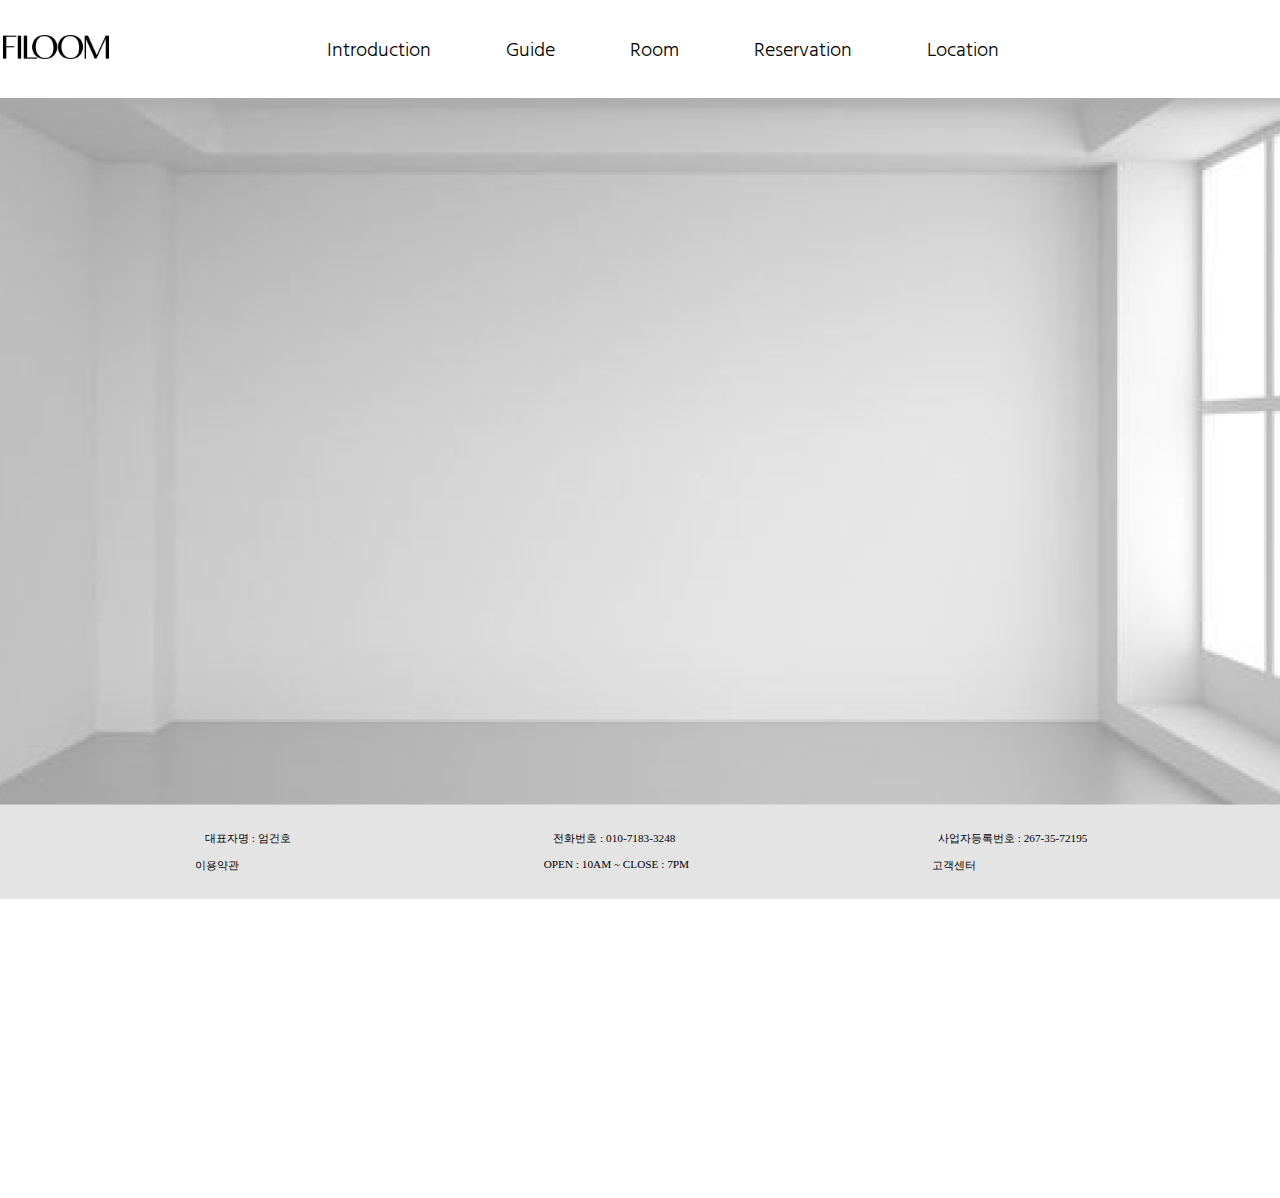
<file: index.html>
<!DOCTYPE html>
<html>
    <head>
        <title>FILOOM</title>
        <meta charset="utf-8">
        <link rel="preconnect" href="https://fonts.googleapis.com">
        <link rel="preconnect" href="https://fonts.gstatic.com" crossorigin>
        <link href="https://fonts.googleapis.com/css2?family=Hind:wght@300;400&display=swap" rel="stylesheet">
        <link rel="stylesheet" type="text/css" href="Main.css">
        <meta charset="UTF-8">
        <meta name="viewport" content="width=device-width, initial-scale=1.0">
    </head>

    <body>
        <div class="frame">
            <header>
                <nav class="nav-header">
                    <div class="nav-logo">
                        <a class="logo" href="index.html"><img src="image/logo.png"></a>
                    </div>
                    <ul class="top-nav1">
                        <li><a class="introduction" href="Introduction.html">Introduction</li></a>
                    </ul>
                    <ul class="top-nav2">
                        <li><a class="guide" href="Guide.html">Guide</li></a>
                    </ul>
                    <ul class="top-nav3">
                        <li><a class="room" href="RoomA.html">Room</li></a>
                    </ul>
                    <ul class="top-nav4">
                        <a class="reservation" href="Reservation.html"><li>Reservation</li></a>
                    </ul>
                    <ul class="top-nav5">
                        <a class="location" href="Location.html"><li>Location</li></a>
                    </ul>
                </nav>
            </header>

            <main>
                <div class="slider-container">
                    <input type="radio" name="slider" id="slide1" checked>
                    <input type="radio" name="slider" id="slide2">
                    <input type="radio" name="slider" id="slide3">
            
                    <div class="slider-container">
                        <div class="slider">
                            <img src="image/main1.png" alt="Image 1">
                            <img src="image/main2.png" alt="Image 2">
                            <img src="image/main3.png" alt="Image 3">
                            <img src="image/main1.png" alt="Image 1">
                        </div>
                    </div>
                </div>
        </div>
    </body>

    <footer>
        <div class="foot">
            <ul class="foot-nav">
                <li>대표자명 : 엄건호</li>
            </ul>
            <ul class="foot-nav2">
                <li>전화번호 : 010-7183-3248</li>
            </ul>
            <ul class="foot-nav3">
                <li>사업자등록번호 : 267-35-72195</li>
            </ul>
            <ul class="foot-nav4">
                <li>이용약관</li>
            </ul>
            <ul class="foot-nav5">
                <li>OPEN : 10AM ~ CLOSE : 7PM</li>
            </ul>
            <ul class="foot-nav6">
                <li>고객센터</li>
            </ul>
        </div>
    </footer>
</html>
</file>
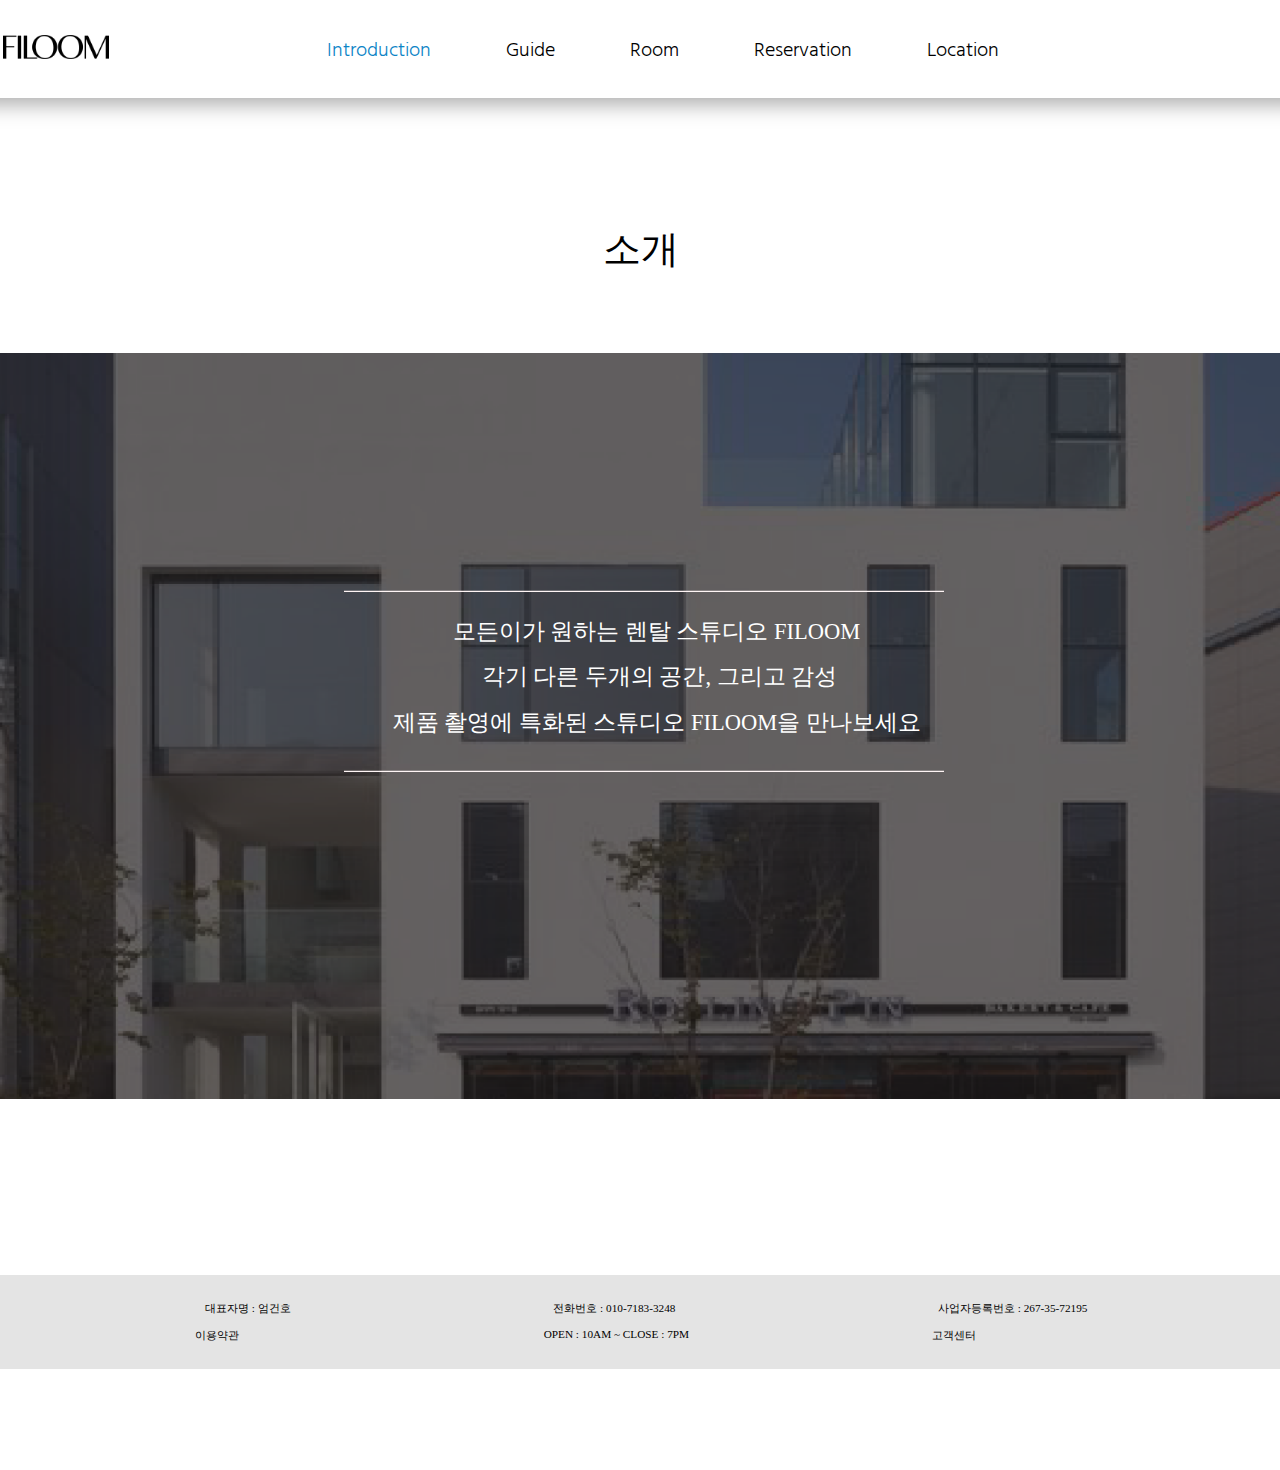
<file: Introduction.html>
<!DOCTYPE html>
<html>
    <head>
        <title>FILOOM</title>
        <meta charset="utf-8">
        <link rel="preconnect" href="https://fonts.googleapis.com">
        <link rel="preconnect" href="https://fonts.gstatic.com" crossorigin>
        <link href="https://fonts.googleapis.com/css2?family=Hind:wght@300;400&display=swap" rel="stylesheet">
        <link rel="stylesheet" type="text/css" href="Introduction.css">
    </head>

    <body>
        <div class="frame">
            <header>
                <nav class="nav-header">
                    <div class="nav-logo">
                        <a class="logo" href="index.html"><img src="image/logo.png"></a>
                    </div>
                    <ul class="top-nav1">
                        <li>Introduction</li>
                    </ul>
                    <ul class="top-nav2">
                        <li><a class="guide" href="Guide.html">Guide</li></a>
                    </ul>
                    <ul class="top-nav3">
                        <li><a class="room" href="RoomA.html">Room</li></a>
                    </ul>
                    <ul class="top-nav4">
                        <a class="reservation" href="Reservation.html"><li>Reservation</li></a>
                    </ul>
                    <ul class="top-nav5">
                        <a class="location" href="Location.html"><li>Location</li></a>
                    </ul>
                </nav>
            </header>

            <main>                    
                <ul class="main-nav1">
                        <li>소개</li>
                </ul>
                <ul class="main-nav2">
                    <li>모든이가 원하는 렌탈 스튜디오 FILOOM</li>
                </ul>
                <ul class="main-nav3">
                    <li>각기 다른 두개의 공간, 그리고 감성</li>
                </ul>
                <ul class="main-nav4">
                    <li>제품 촬영에 특화된 스튜디오 FILOOM을 만나보세요</li>
                </ul>
                <div class="feed1">
                    <img src="image/bar.png">
                </div>
                <div class="feed2">
                    <img src="image/bar.png">
                </div>
                <div class="main-img">
                    <img src="image/main.png">
                </div>
        </div>
    </body>

    <footer>
        <div class="foot">
            <ul class="foot-nav">
                <li>대표자명 : 엄건호</li>
            </ul>
            <ul class="foot-nav2">
                <li>전화번호 : 010-7183-3248</li>
            </ul>
            <ul class="foot-nav3">
                <li>사업자등록번호 : 267-35-72195</li>
            </ul>
            <ul class="foot-nav4">
                <li>이용약관</li>
            </ul>
            <ul class="foot-nav5">
                <li>OPEN : 10AM ~ CLOSE : 7PM</li>
            </ul>
            <ul class="foot-nav6">
                <li>고객센터</li>
            </ul>
        </div>
    </footer>
</html>
</file>
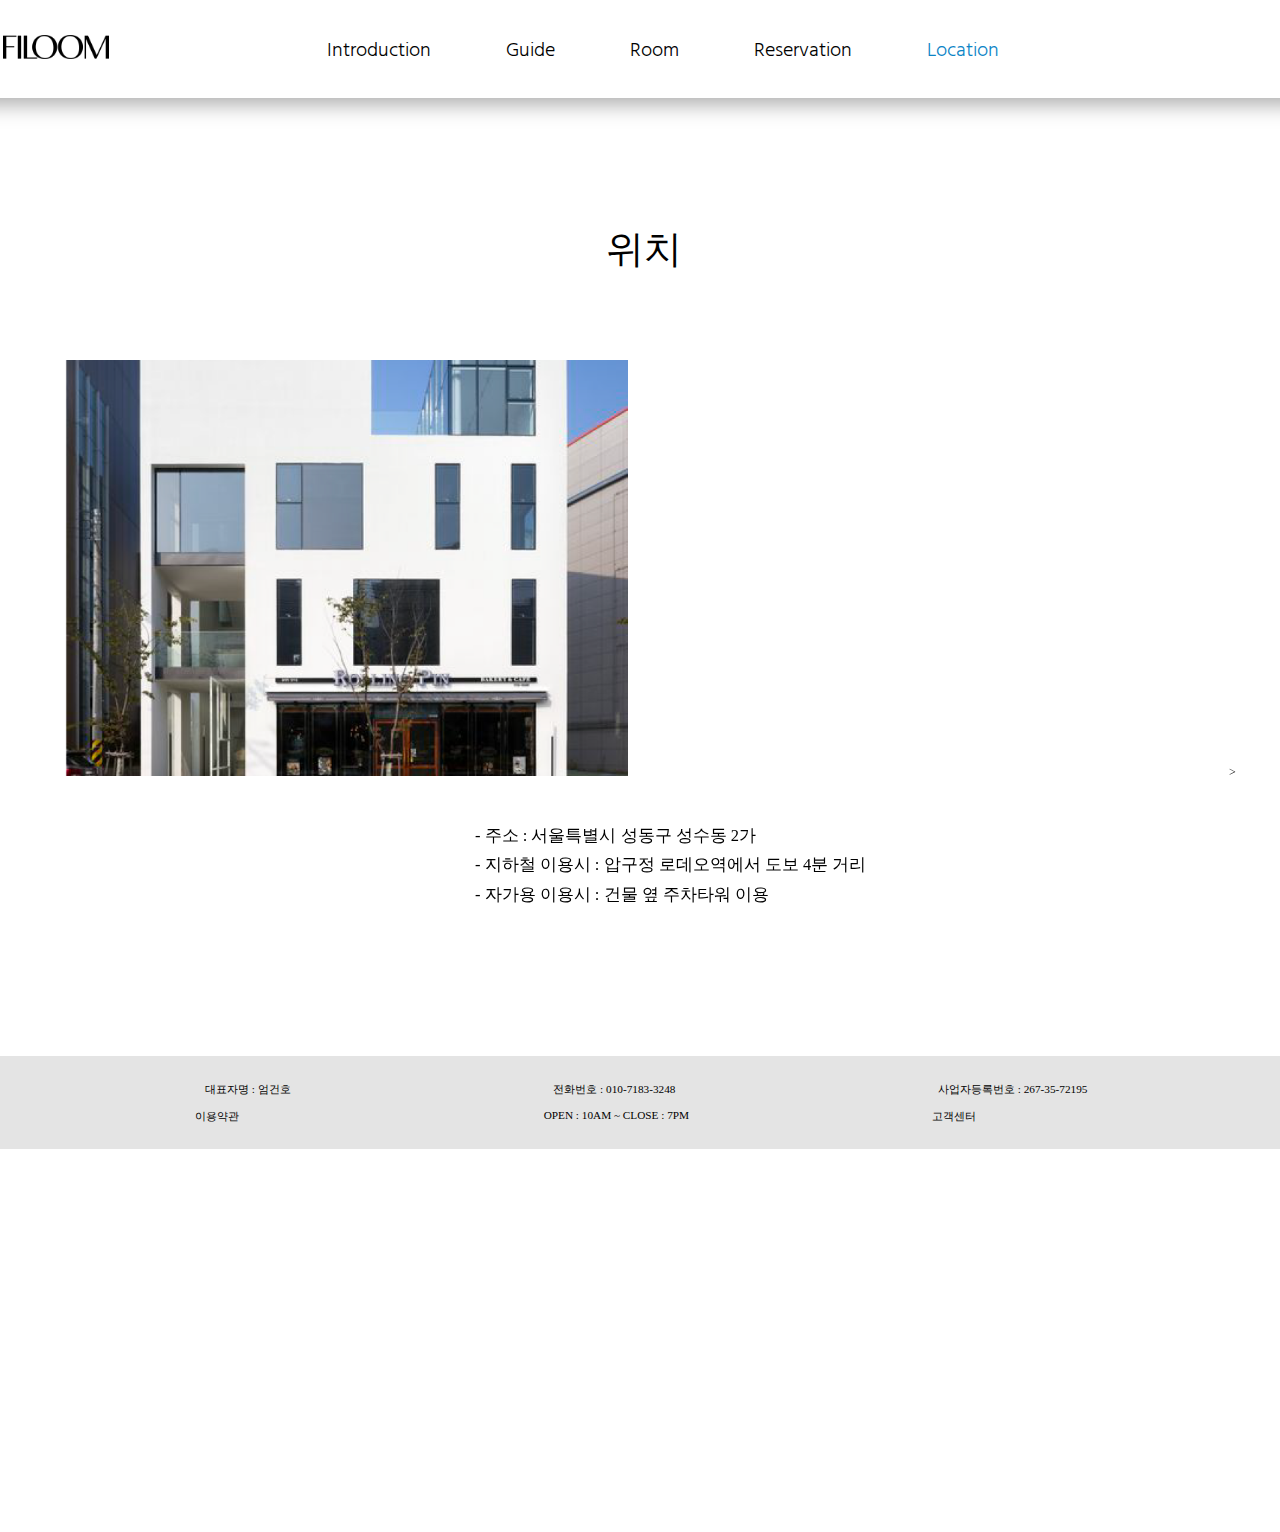
<file: Location.html>
<!DOCTYPE html>
<html>
    <head>
        <title>FILOOM</title>
        <meta charset="utf-8">
        <link rel="preconnect" href="https://fonts.googleapis.com">
        <link rel="preconnect" href="https://fonts.gstatic.com" crossorigin>
        <link href="https://fonts.googleapis.com/css2?family=Hind:wght@300;400&display=swap" rel="stylesheet">
        <link rel="stylesheet" type="text/css" href="Location.css">
    </head>

    <body>
        <div class="frame">
            <header>
                <nav class="nav-header">
                    <div class="nav-logo">
                        <a class="logo" href="index.html"><img src="image/logo.png"></a>
                    </div>
                    <ul class="top-nav1">
                        <a class="introduction" href="Introduction.html"><li>Introduction</li></a>
                    </ul>
                    <ul class="top-nav2">
                        <a class="guide" href="Guide.html"><li>Guide</li></a>
                    </ul>
                    <ul class="top-nav3">
                        <li><a class="room" href="RoomA.html">Room</li></a>
                    </ul>
                    <ul class="top-nav4">
                        <a class="reservation" href="Reservation.html"><li>Reservation</li></a>
                    </ul>
                    <ul class="top-nav5">
                        <li>Location</li>
                    </ul>
                </nav>
            </header>

            <main>
                <ul class="main-nav1">
                    <li>위치</li>
                </ul>
                <div class="main-img1">
                    <img src="image/loca1.png">
                </div>
                <div class="main-img2">
                    <iframe src="https://www.google.com/maps/embed?pb=!1m18!1m12!1m3!1d12654.60564137126!2d127.0478921134466!3d37.53971375272537!2m3!1f0!2f0!3f0!3m2!1i1024!2i768!4f13.1!3m3!1m2!1s0x357ca493a3fc0081%3A0xd98c70910b3fbde9!2z7ISc7Jq47Yq567OE7IucIOyEseuPmeq1rCDshLHsiJjrj5ky6rCA!5e0!3m2!1sko!2skr!4v1701677099007!5m2!1sko!2skr" width="739" height="554" style="border:0;" allowfullscreen="" loading="lazy" referrerpolicy="no-referrer-when-downgrade"></iframe>>
                </div>
                <ul class="main-nav2">
                    <li>- 주소 : 서울특별시 성동구 성수동 2가 </li>
                </ul>
                <ul class="main-nav3">
                    <li>- 지하철 이용시 : 압구정 로데오역에서 도보 4분 거리</li>
                </ul>
                <ul class="main-nav4">
                    <li>- 자가용 이용시 : 건물 옆 주차타워 이용</li>
                </ul>
    </body>

    <footer>
        <div class="foot">
            <ul class="foot-nav">
                <li>대표자명 : 엄건호</li>
            </ul>
            <ul class="foot-nav2">
                <li>전화번호 : 010-7183-3248</li>
            </ul>
            <ul class="foot-nav3">
                <li>사업자등록번호 : 267-35-72195</li>
            </ul>
            <ul class="foot-nav4">
                <li>이용약관</li>
            </ul>
            <ul class="foot-nav5">
                <li>OPEN : 10AM ~ CLOSE : 7PM</li>
            </ul>
            <ul class="foot-nav6">
                <li>고객센터</li>
            </ul>
        </div>
    </footer>
</html>
</file>
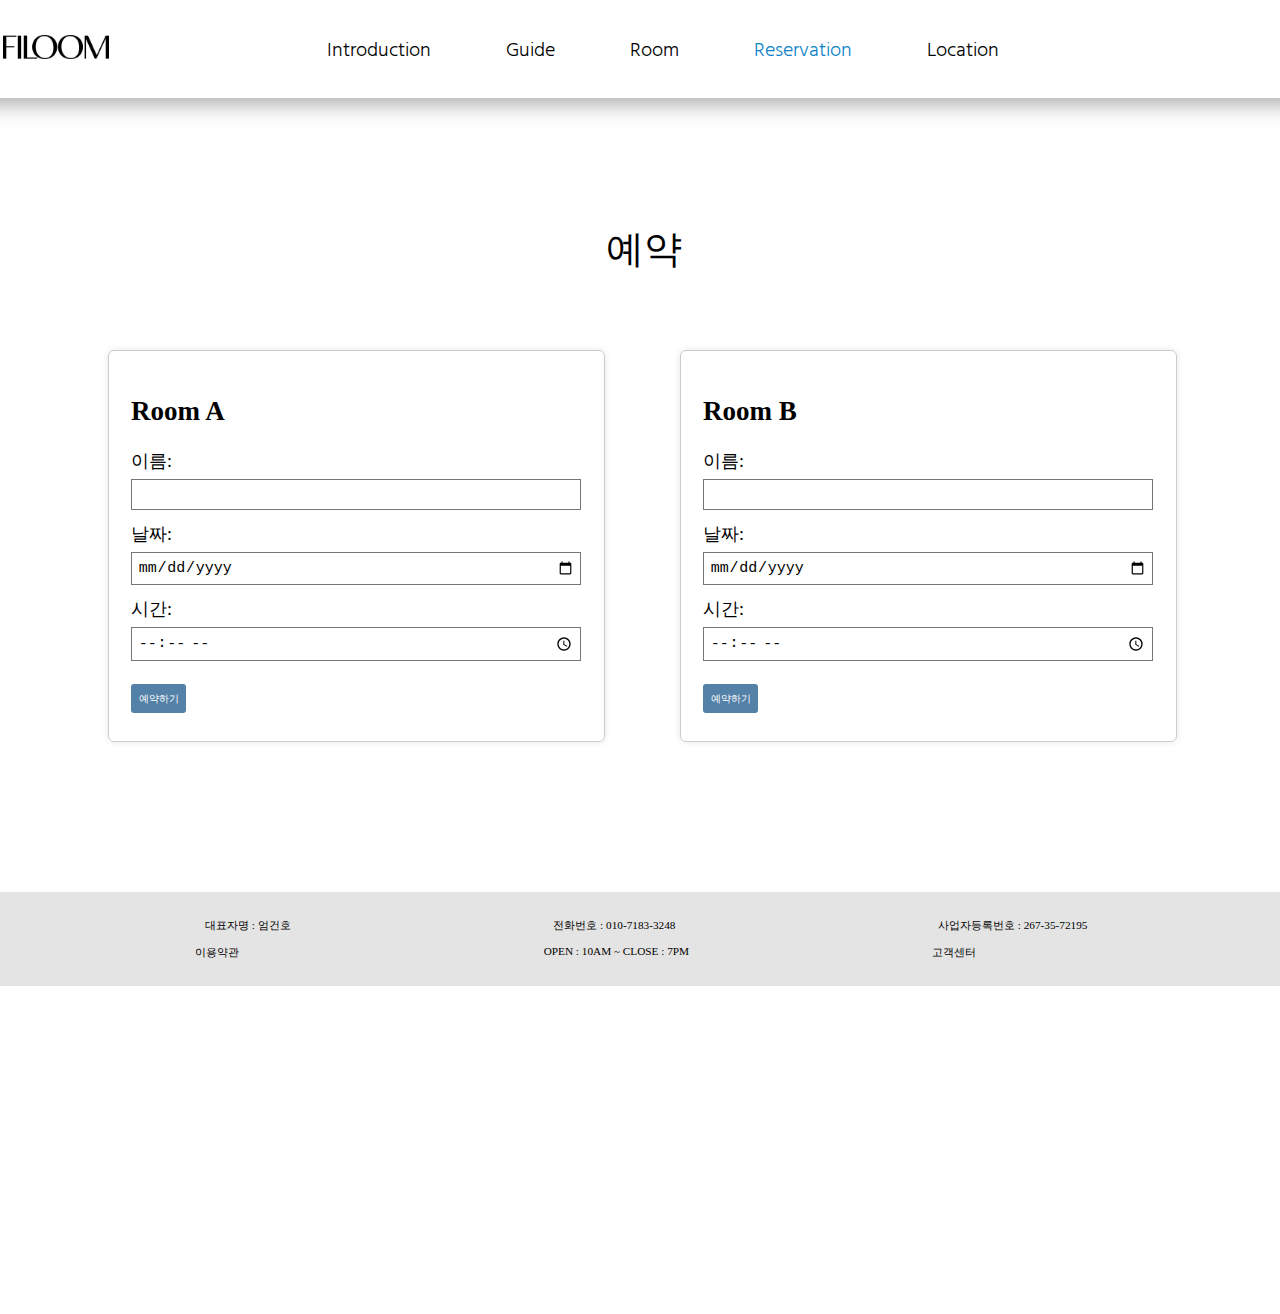
<file: Reservation.html>
<!DOCTYPE html>
<html>
    <head>
        <title>FILOOM</title>
        <meta charset="utf-8">
        <link rel="preconnect" href="https://fonts.googleapis.com">
        <link rel="preconnect" href="https://fonts.gstatic.com" crossorigin>
        <link href="https://fonts.googleapis.com/css2?family=Hind:wght@300;400&display=swap" rel="stylesheet">
        <link rel="stylesheet" type="text/css" href="Reservation.css">
        <style>
            .container {
                display: flex;
                justify-content: space-between;
            }
        </style>
    </head>

    <body>
        <div class="frame">
            <header>
                <nav class="nav-header">
                    <div class="nav-logo">
                        <a class="logo" href="index.html"><img src="image/logo.png"></a>
                    </div>
                    <ul class="top-nav1">
                        <a class="introduction" href="Introduction.html"><li>Introduction</li></a>
                    </ul>
                    <ul class="top-nav2">
                        <a class="guide" href="Guide.html"><li>Guide</li></a>
                    </ul>
                    <ul class="top-nav3">
                        <li><a class="room" href="RoomA.html">Room</li></a>
                    </ul>
                    <ul class="top-nav4">
                        <li>Reservation</li>
                    </ul>
                    <ul class="top-nav5">
                        <a class="location" href="Location.html"><li>Location</li></a>
                    </ul>
                </nav>
            </header>

            <main>
                <ul class="main-nav1">
                    <li>예약</li>
                </ul>

                <div class="container">
                    <div class="reservation-container">
                        <h2>Room A</h2>
                        <form>
                            <label for="name1">이름:</label>
                            <input type="text" id="name1" name="name1" required>
            
                            <label for="date1">날짜:</label>
                            <input type="date" id="date1" name="date1" required>
            
                            <label for="time1">시간:</label>
                            <input type="time" id="time1" name="time1" required>
            
                            <button type="submit">예약하기</button>
                        </form>
                    </div>
            
                    <div class="reservation-container">
                        <h2>Room B</h2>
                        <form>
                            <label for="name2">이름:</label>
                            <input type="text" id="name2" name="name2" required>
            
                            <label for="date2">날짜:</label>
                            <input type="date" id="date2" name="date2" required>
            
                            <label for="time2">시간:</label>
                            <input type="time" id="time2" name="time2" required>
            
                            <button type="submit">예약하기</button>
                        </form>
                    </div>
                </div>
        </div>
    </body>

    <footer>
        <div class="foot">
            <ul class="foot-nav">
                <li>대표자명 : 엄건호</li>
            </ul>
            <ul class="foot-nav2">
                <li>전화번호 : 010-7183-3248</li>
            </ul>
            <ul class="foot-nav3">
                <li>사업자등록번호 : 267-35-72195</li>
            </ul>
            <ul class="foot-nav4">
                <li>이용약관</li>
            </ul>
            <ul class="foot-nav5">
                <li>OPEN : 10AM ~ CLOSE : 7PM</li>
            </ul>
            <ul class="foot-nav6">
                <li>고객센터</li>
            </ul>
        </div>
    </footer>
</html>
</file>
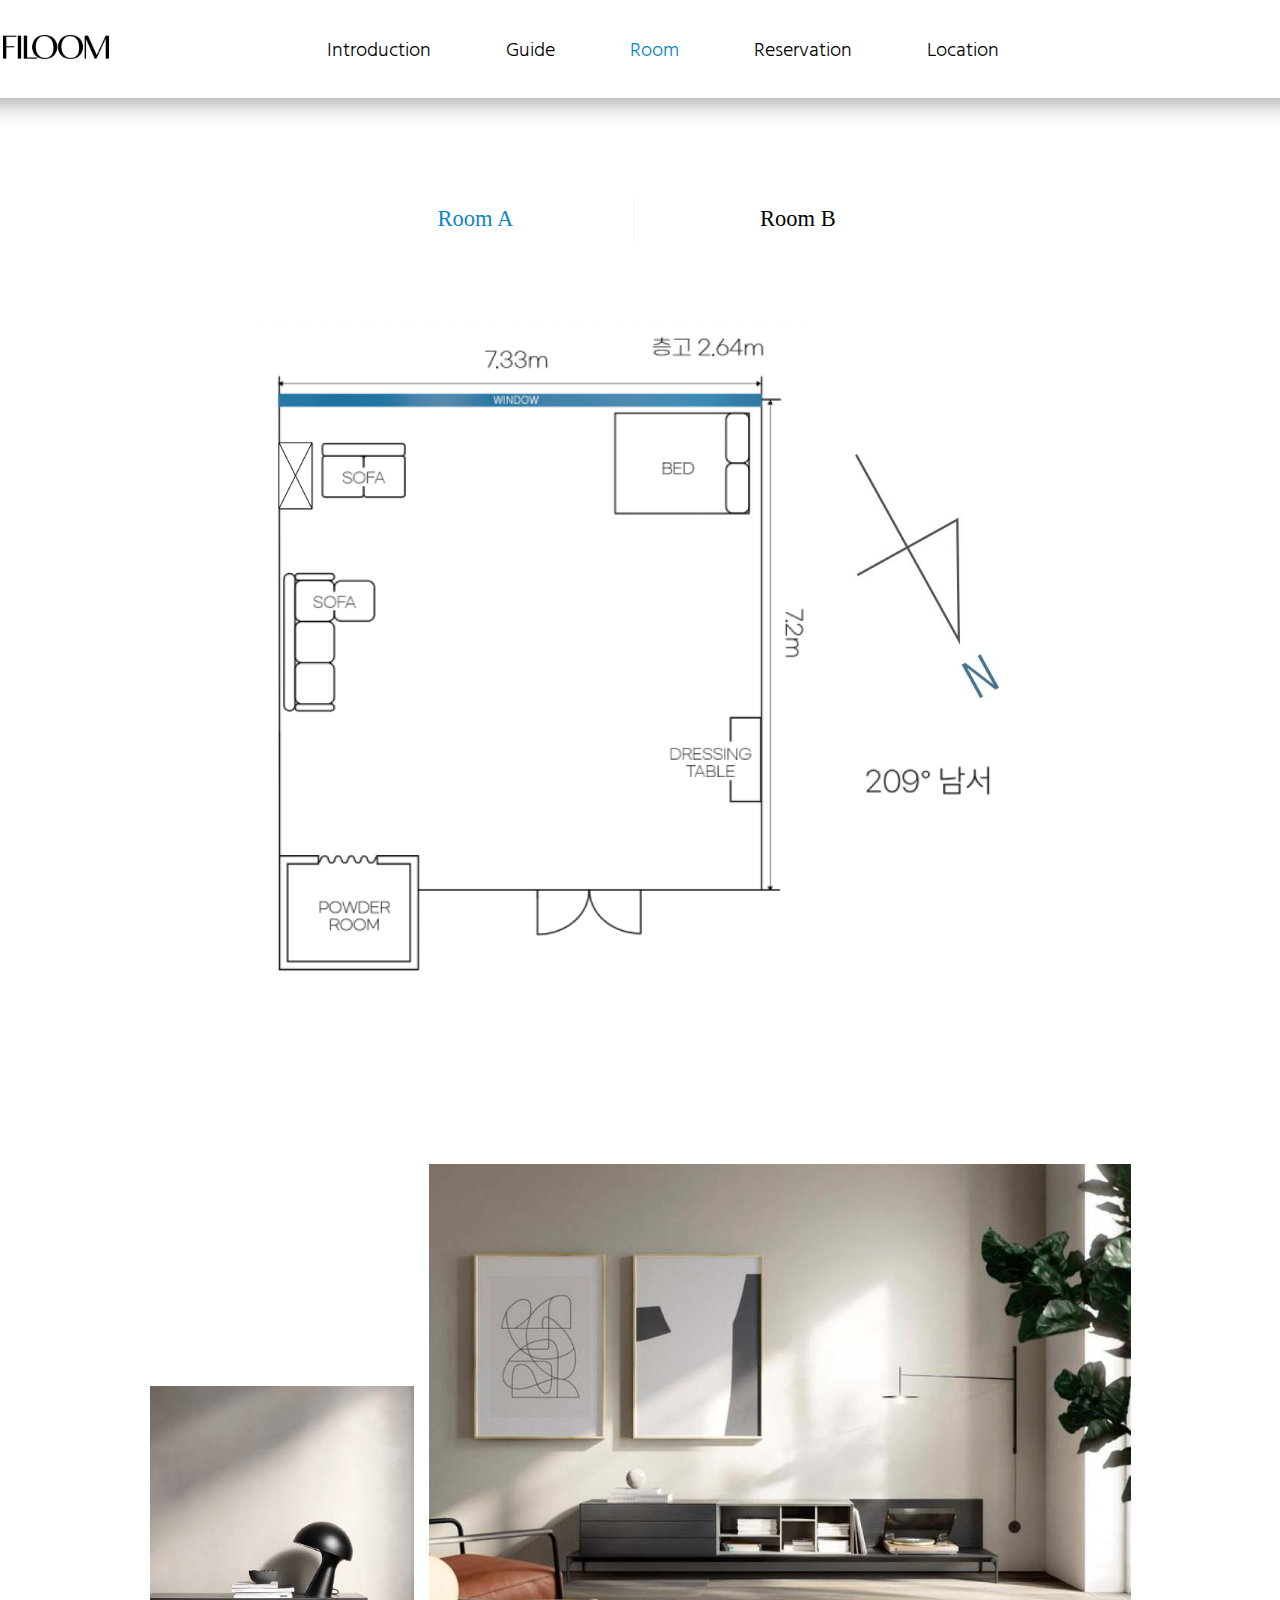
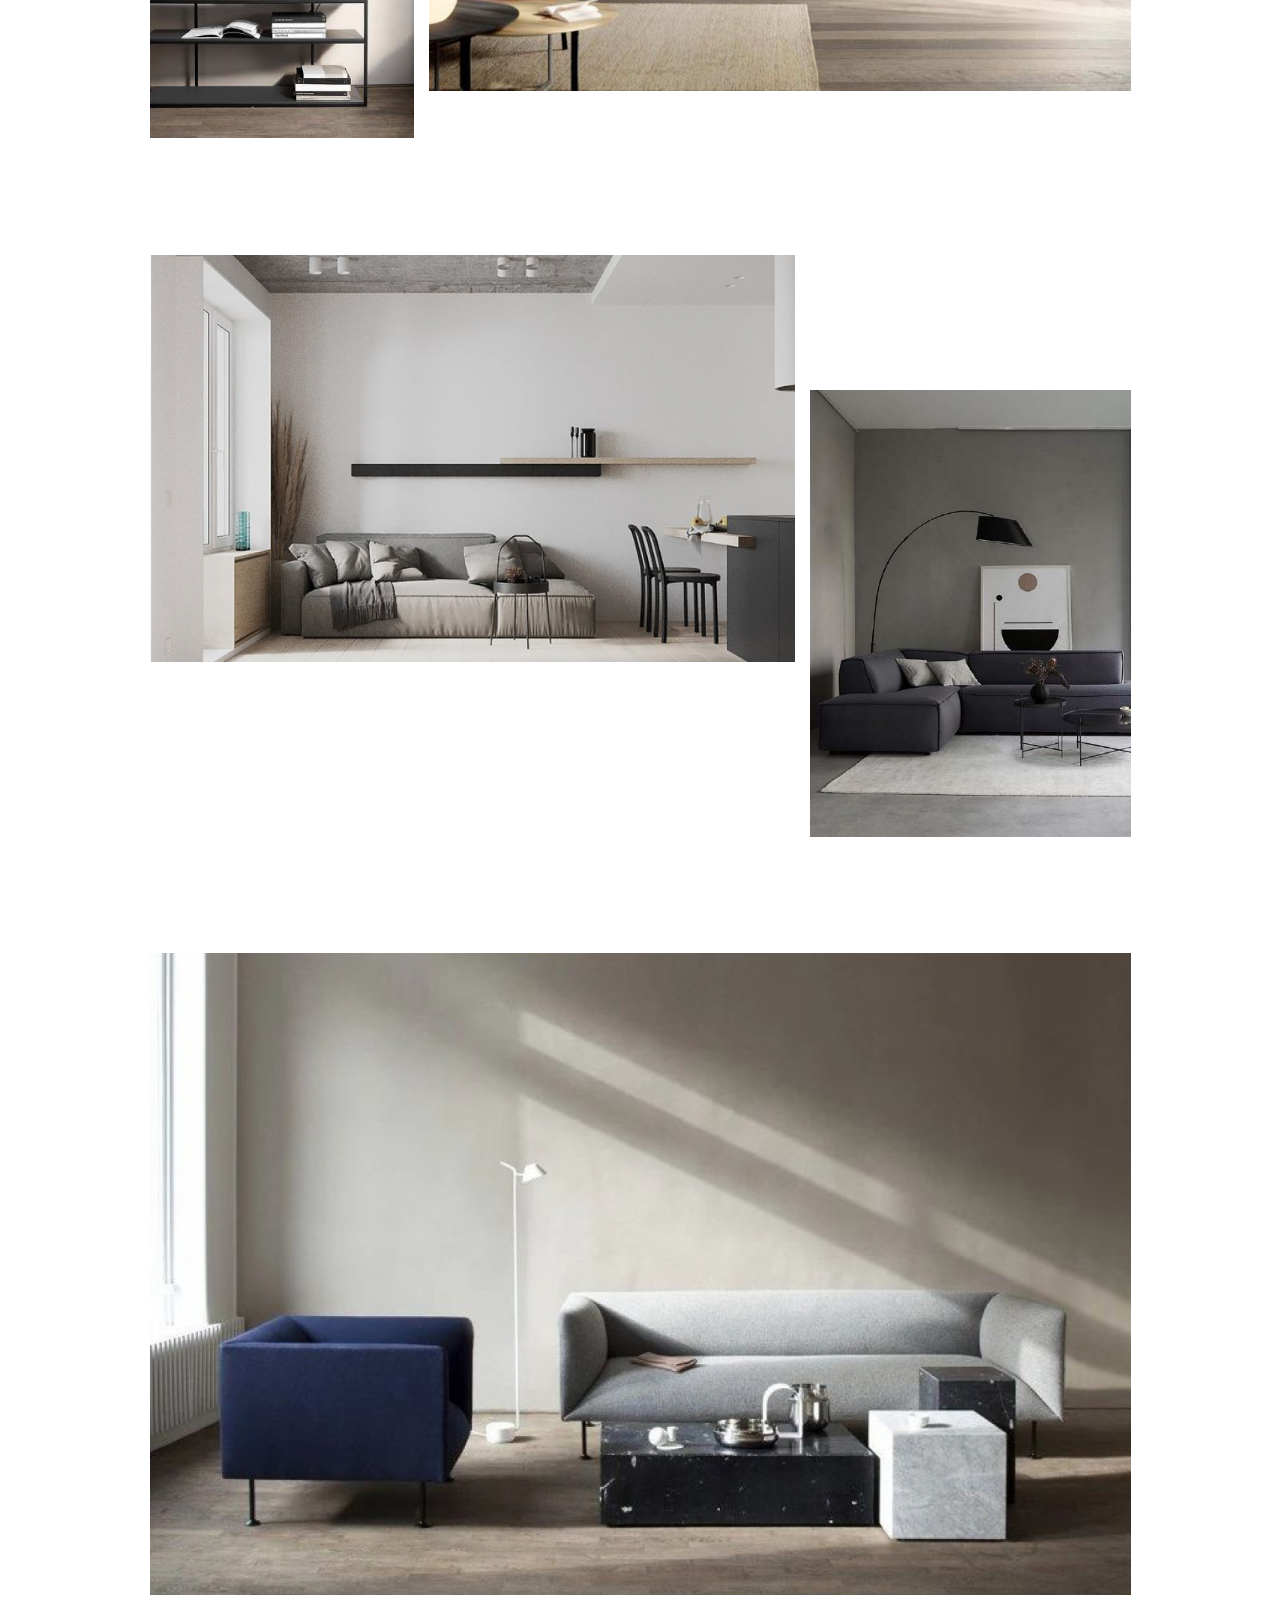
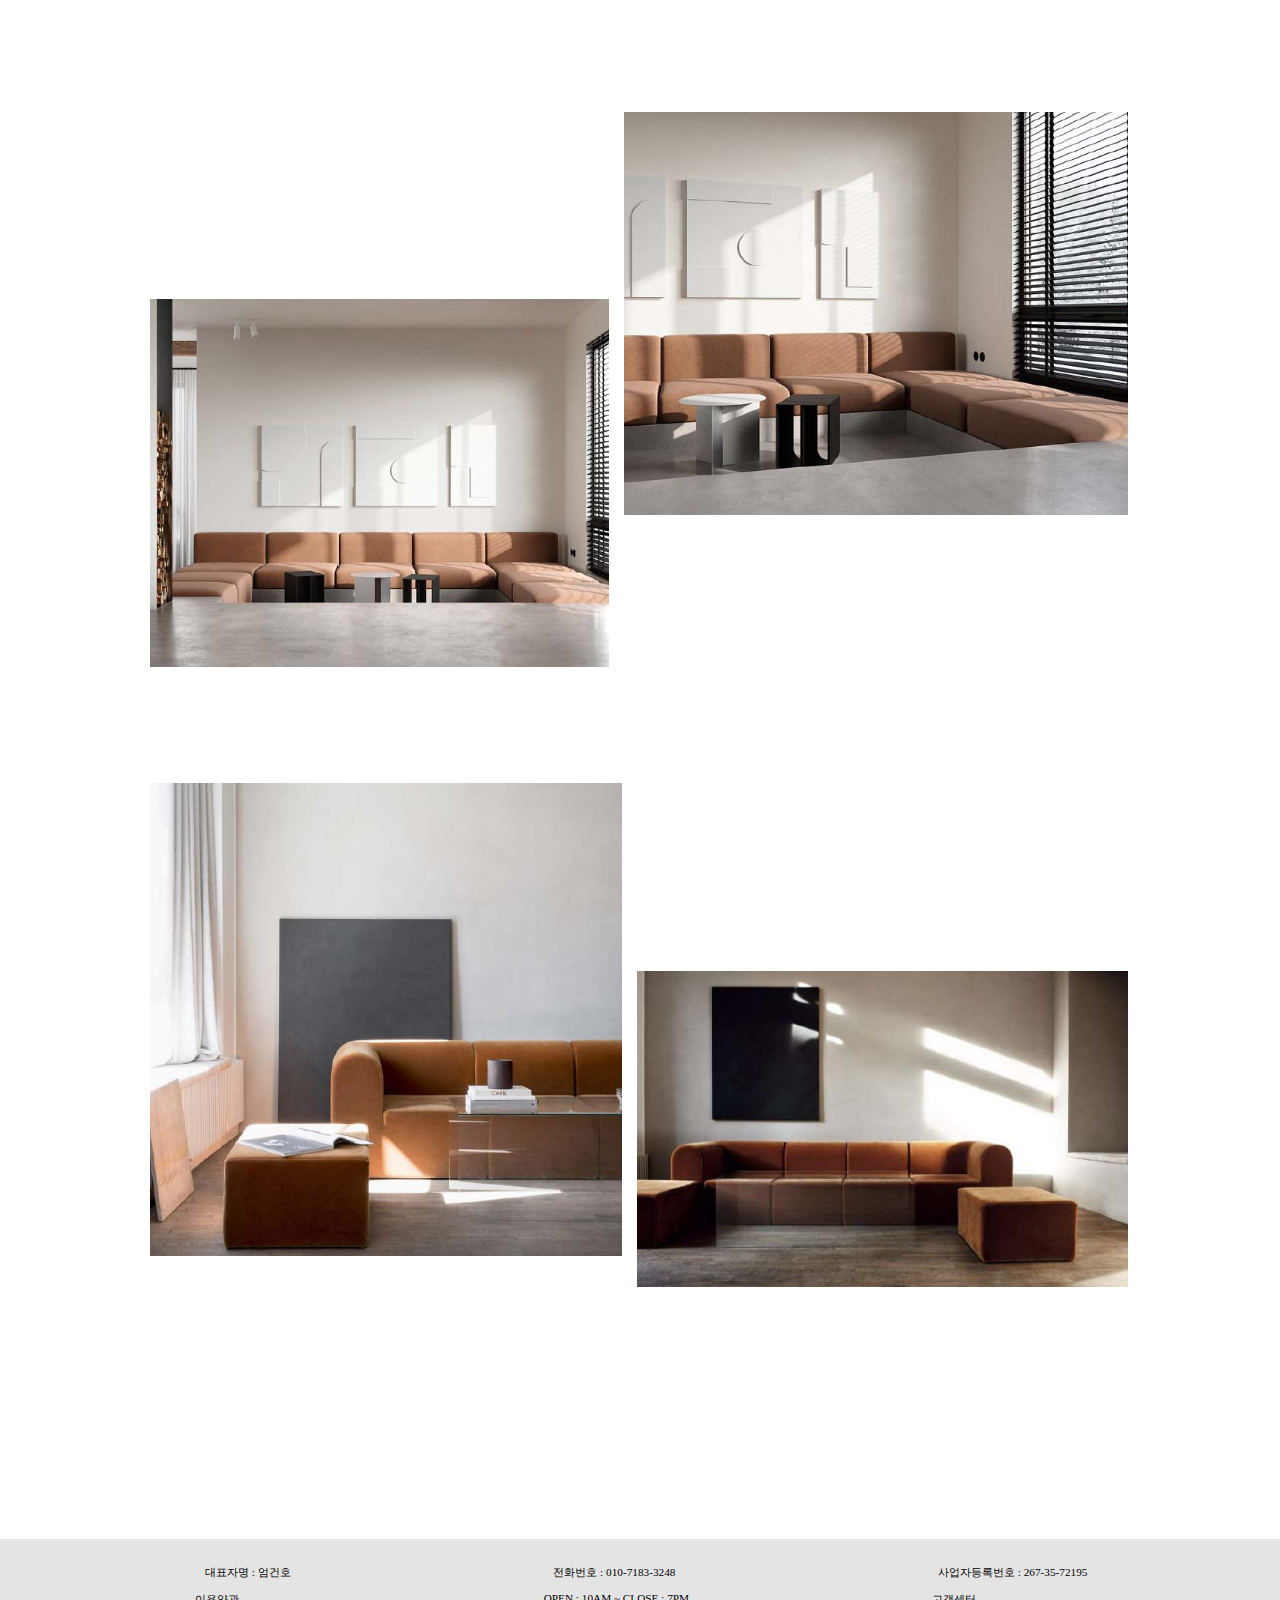
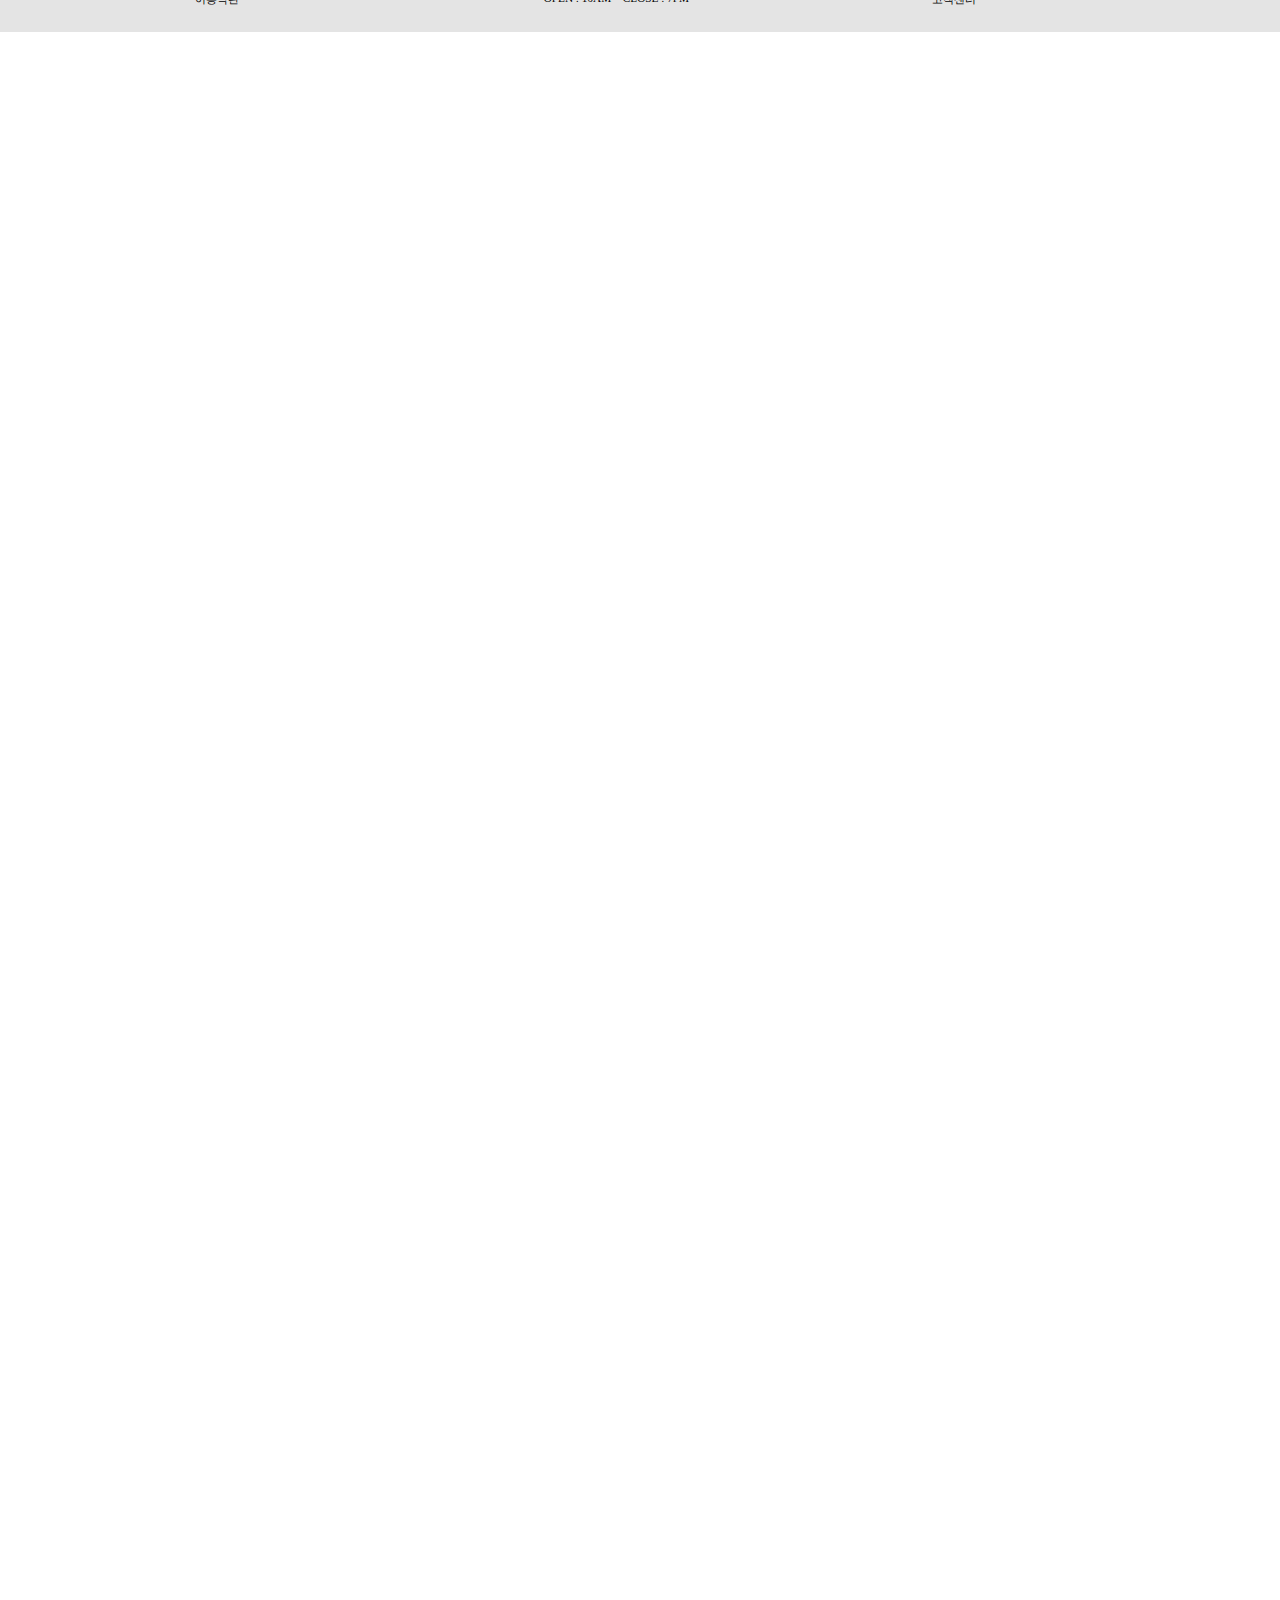
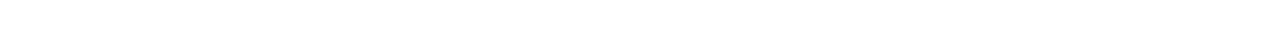
<file: RoomA.html>
<!DOCTYPE html>
<html>
    <head>
        <title>FILOOM</title>
        <meta charset="utf-8">
        <link rel="preconnect" href="https://fonts.googleapis.com">
        <link rel="preconnect" href="https://fonts.gstatic.com" crossorigin>
        <link href="https://fonts.googleapis.com/css2?family=Hind:wght@300;400&display=swap" rel="stylesheet">
        <link rel="stylesheet" type="text/css" href="RoomA.css">
    </head>

    <body>
        <div class="frame">
            <header>
                <nav class="nav-header">
                    <div class="nav-logo">
                        <a class="logo" href="index.html"><img src="image/logo.png"></a>
                    </div>
                    <ul class="top-nav1">
                        <li><a class="introduction" href="Introduction.html">Introduction</li></a>
                    </ul>
                    <ul class="top-nav2">
                        <li><a class="guide" href="Guide.html">Guide</li></a>
                    </ul>
                    <ul class="top-nav3">
                        <li>Room</li>
                    </ul>
                    <ul class="top-nav4">
                        <a class="reservation" href="Reservation.html"><li>Reservation</li></a>
                    </ul>
                    <ul class="top-nav5">
                        <a class="location" href="Location.html"><li>Location</li></a>
                    </ul>
                </nav>
            </header>

            <main>
                <ul class="main-nav1">
                    <li>Room A</li>
                </ul>
                <ul class="main-nav2">
                    <li><a class="roomB" href="RoomB.html">Room B</li></a>
                </ul>
                <div class="bar">
                    <img src="image/main bar.png">
                </div>
                <div class="plan">
                    <img src="image/roomAplan.png">
                </div>
                <div class="plan2">
                    <img src="image/n4.jpg">
                </div>
                <div class="plan3">
                    <img src="image/209.png">
                </div>
                <div class="feed1">
                    <img src="image/roomA1.jpg">
                </div>
                <div class="feed2">
                    <img src="image/roomA2.jpg">
                </div>
                <div class="feed3">
                    <img src="image/roomA3.jpg">
                </div>
                <div class="feed4">
                    <img src="image/roomA4.jpg">
                </div>
                <div class="feed5">
                    <img src="image/roomA5.jpg">
                </div>
                <div class="feed6">
                    <img src="image/roomA6.jpg">
                </div>
                <div class="feed7">
                    <img src="image/roomA7.jpg">
                </div>
                <div class="feed8">
                    <img src="image/roomA8.jpg">
                </div>
                <div class="feed9">
                    <img src="image/roomA9.jpg">
                </div>
        </div>
    </body>

    <footer>
        <div class="foot">
            <ul class="foot-nav">
                <li>대표자명 : 엄건호</li>
            </ul>
            <ul class="foot-nav2">
                <li>전화번호 : 010-7183-3248</li>
            </ul>
            <ul class="foot-nav3">
                <li>사업자등록번호 : 267-35-72195</li>
            </ul>
            <ul class="foot-nav4">
                <li>이용약관</li>
            </ul>
            <ul class="foot-nav5">
                <li>OPEN : 10AM ~ CLOSE : 7PM</li>
            </ul>
            <ul class="foot-nav6">
                <li>고객센터</li>
            </ul>
        </div>
    </footer>
</html>
</file>
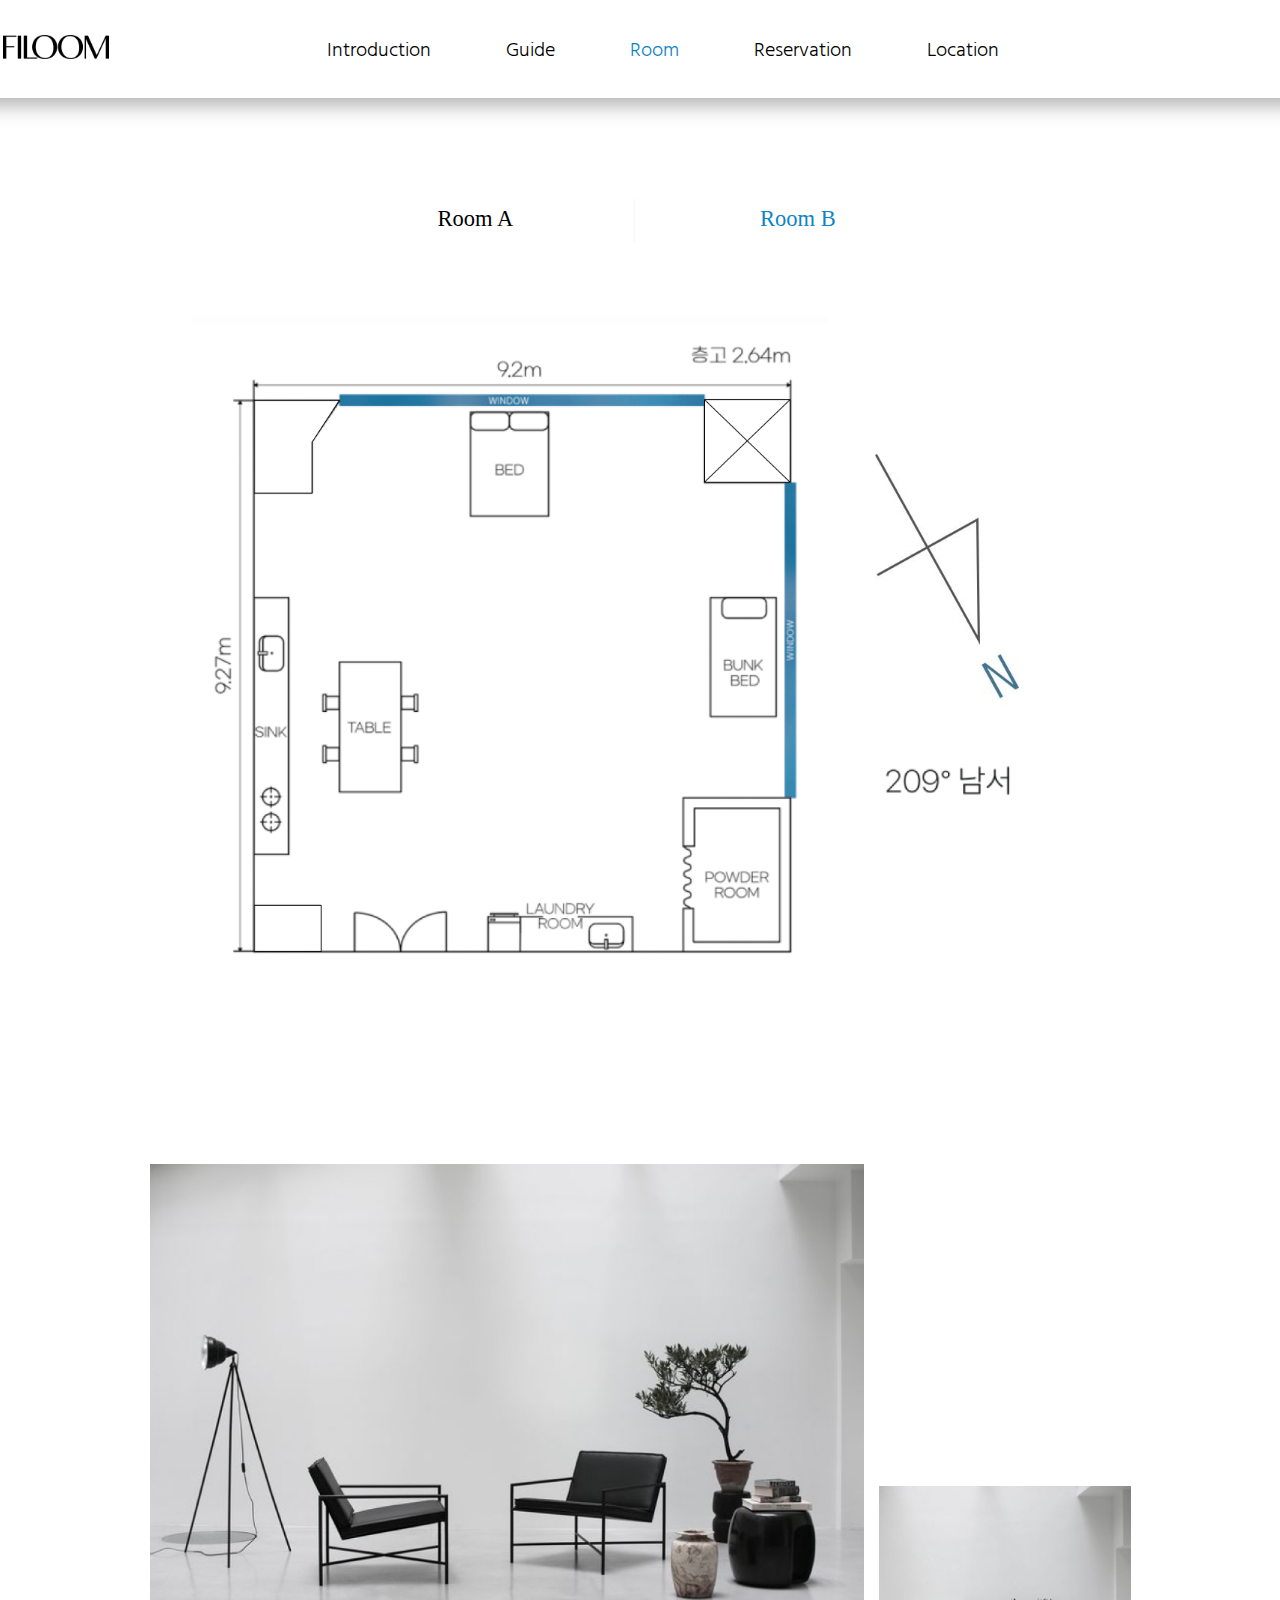
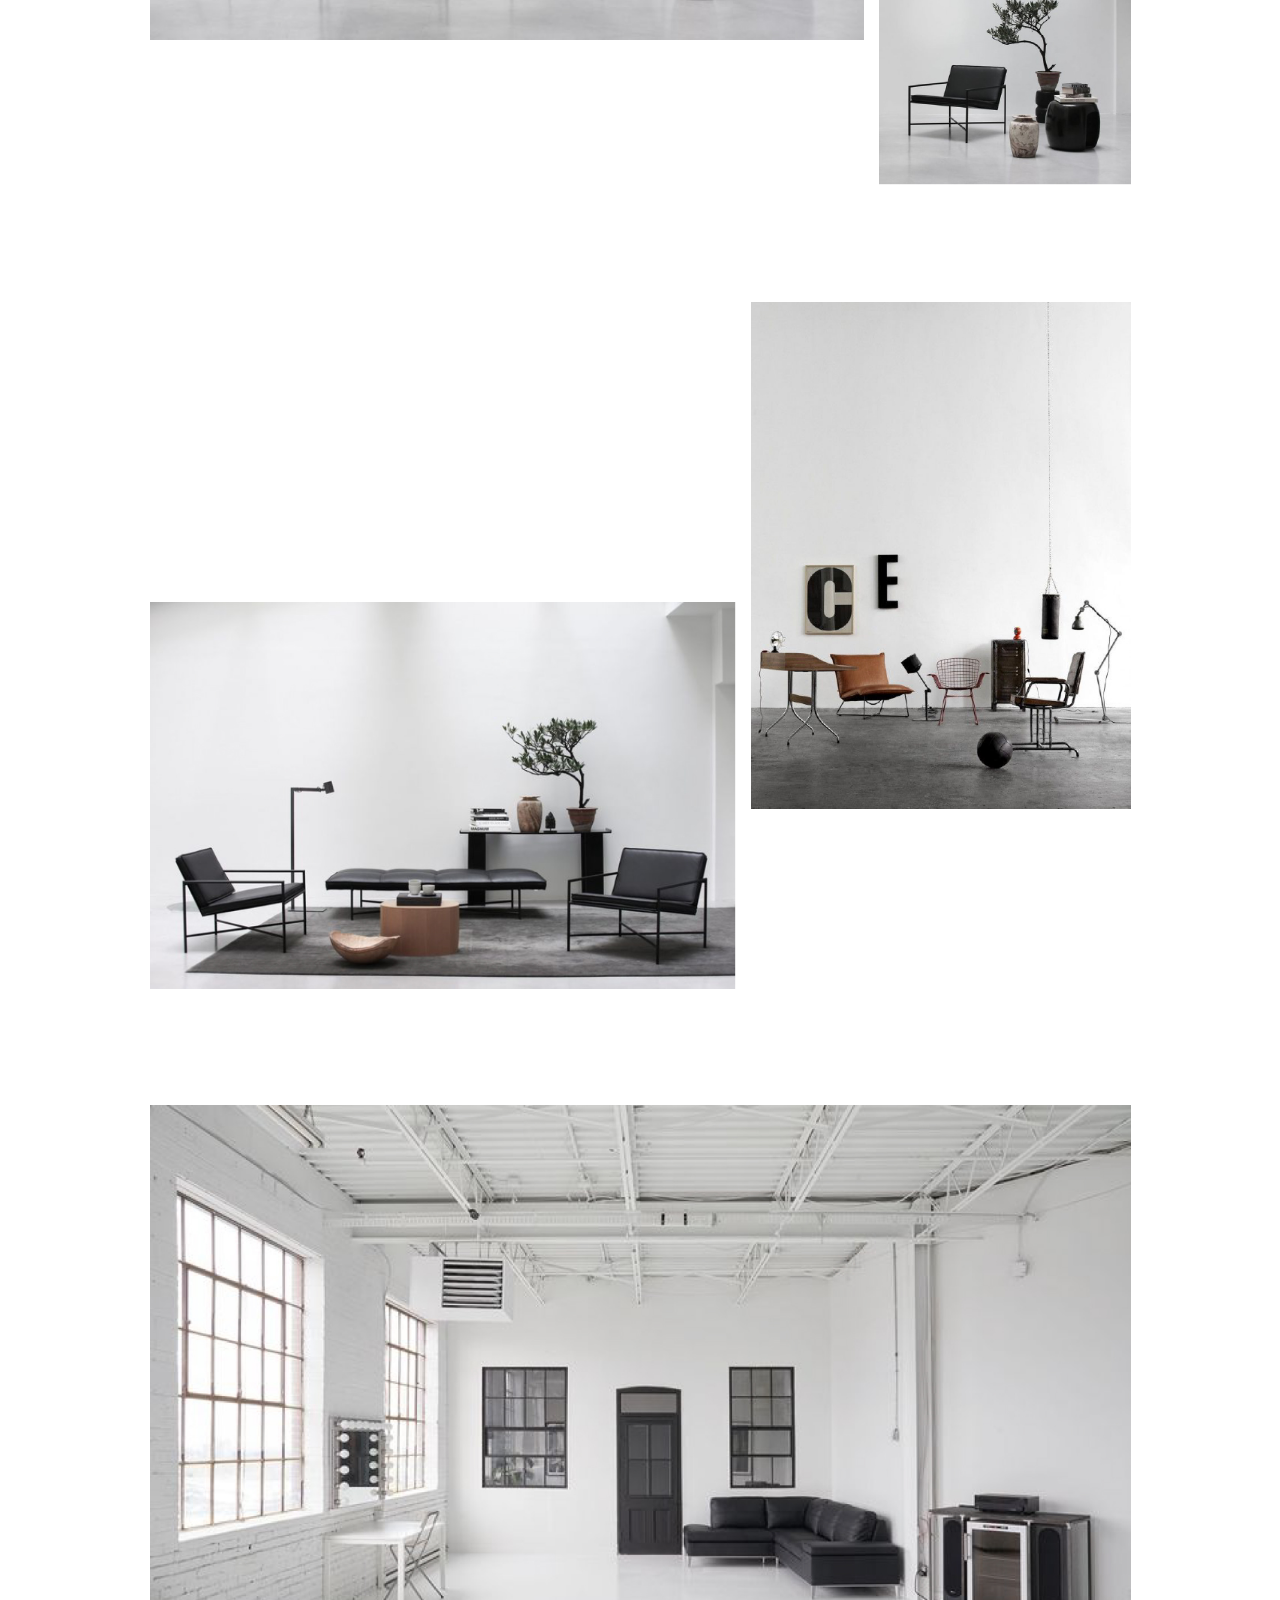
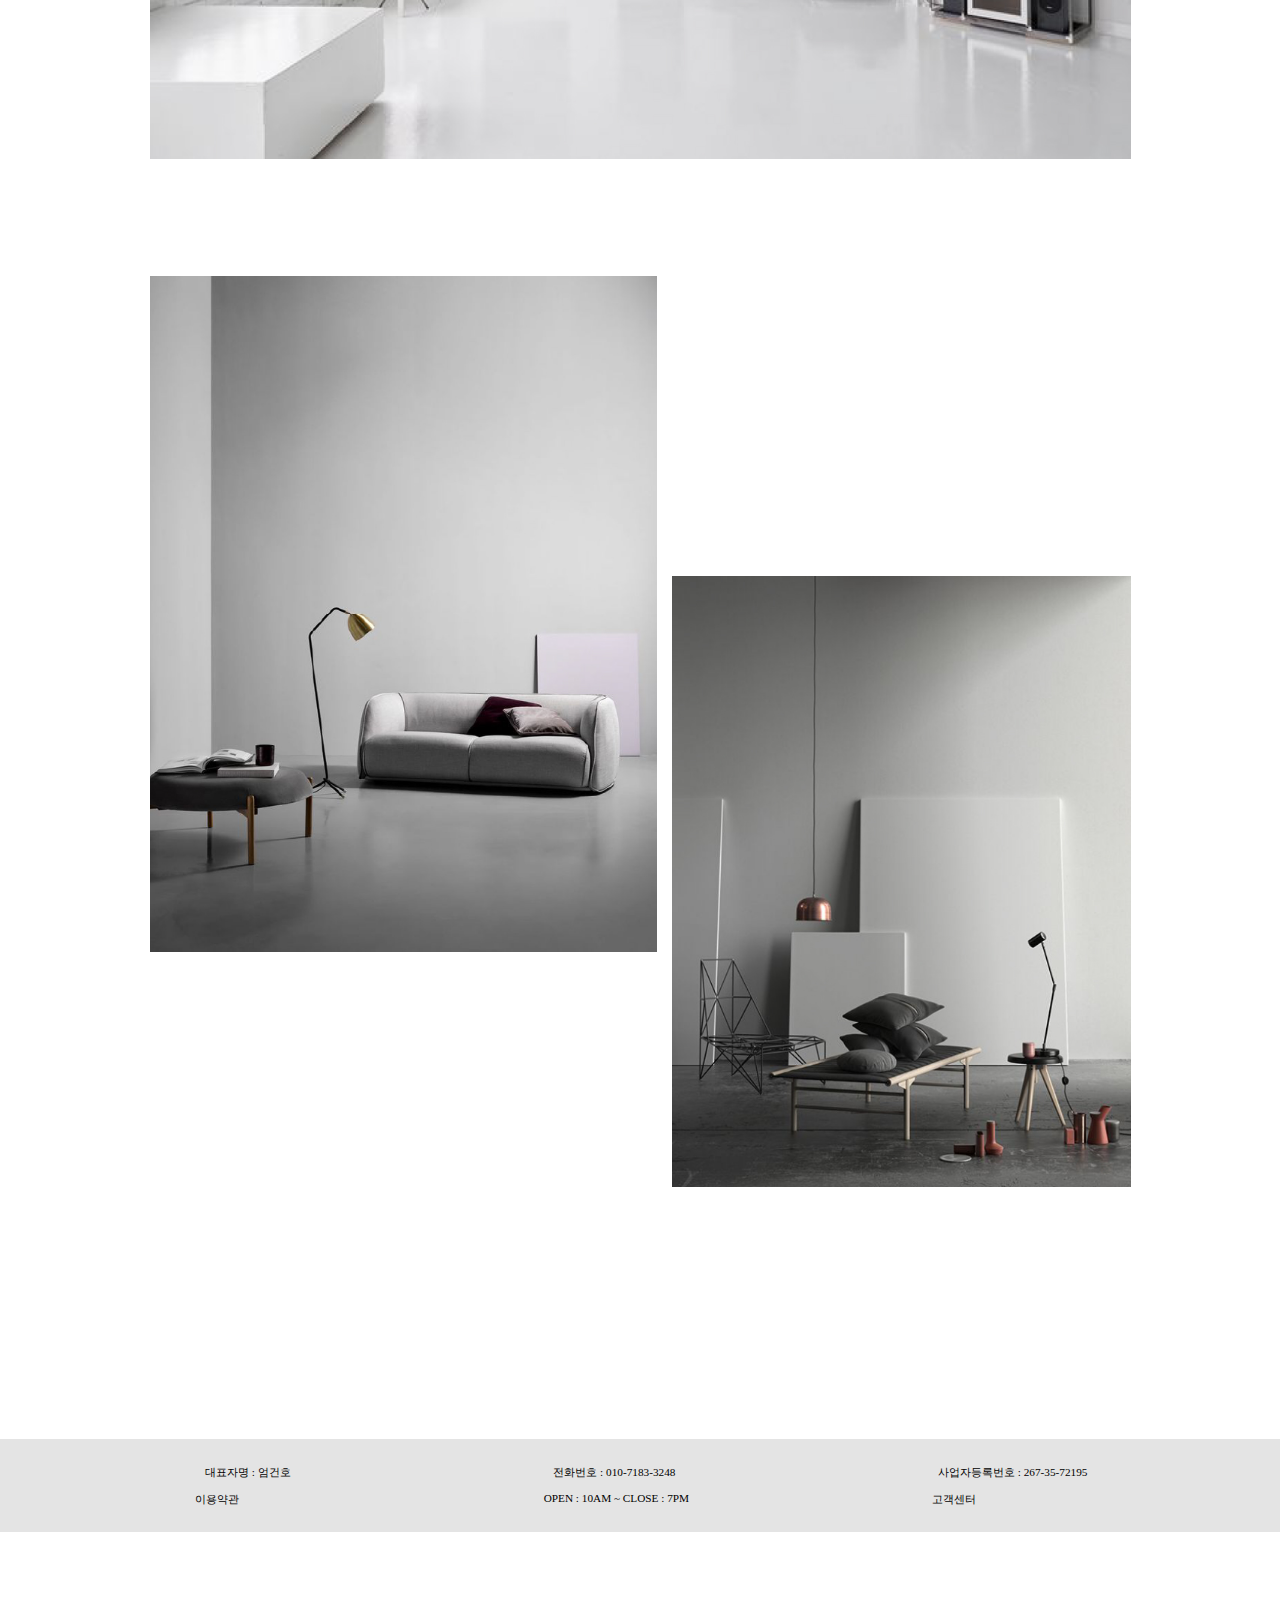
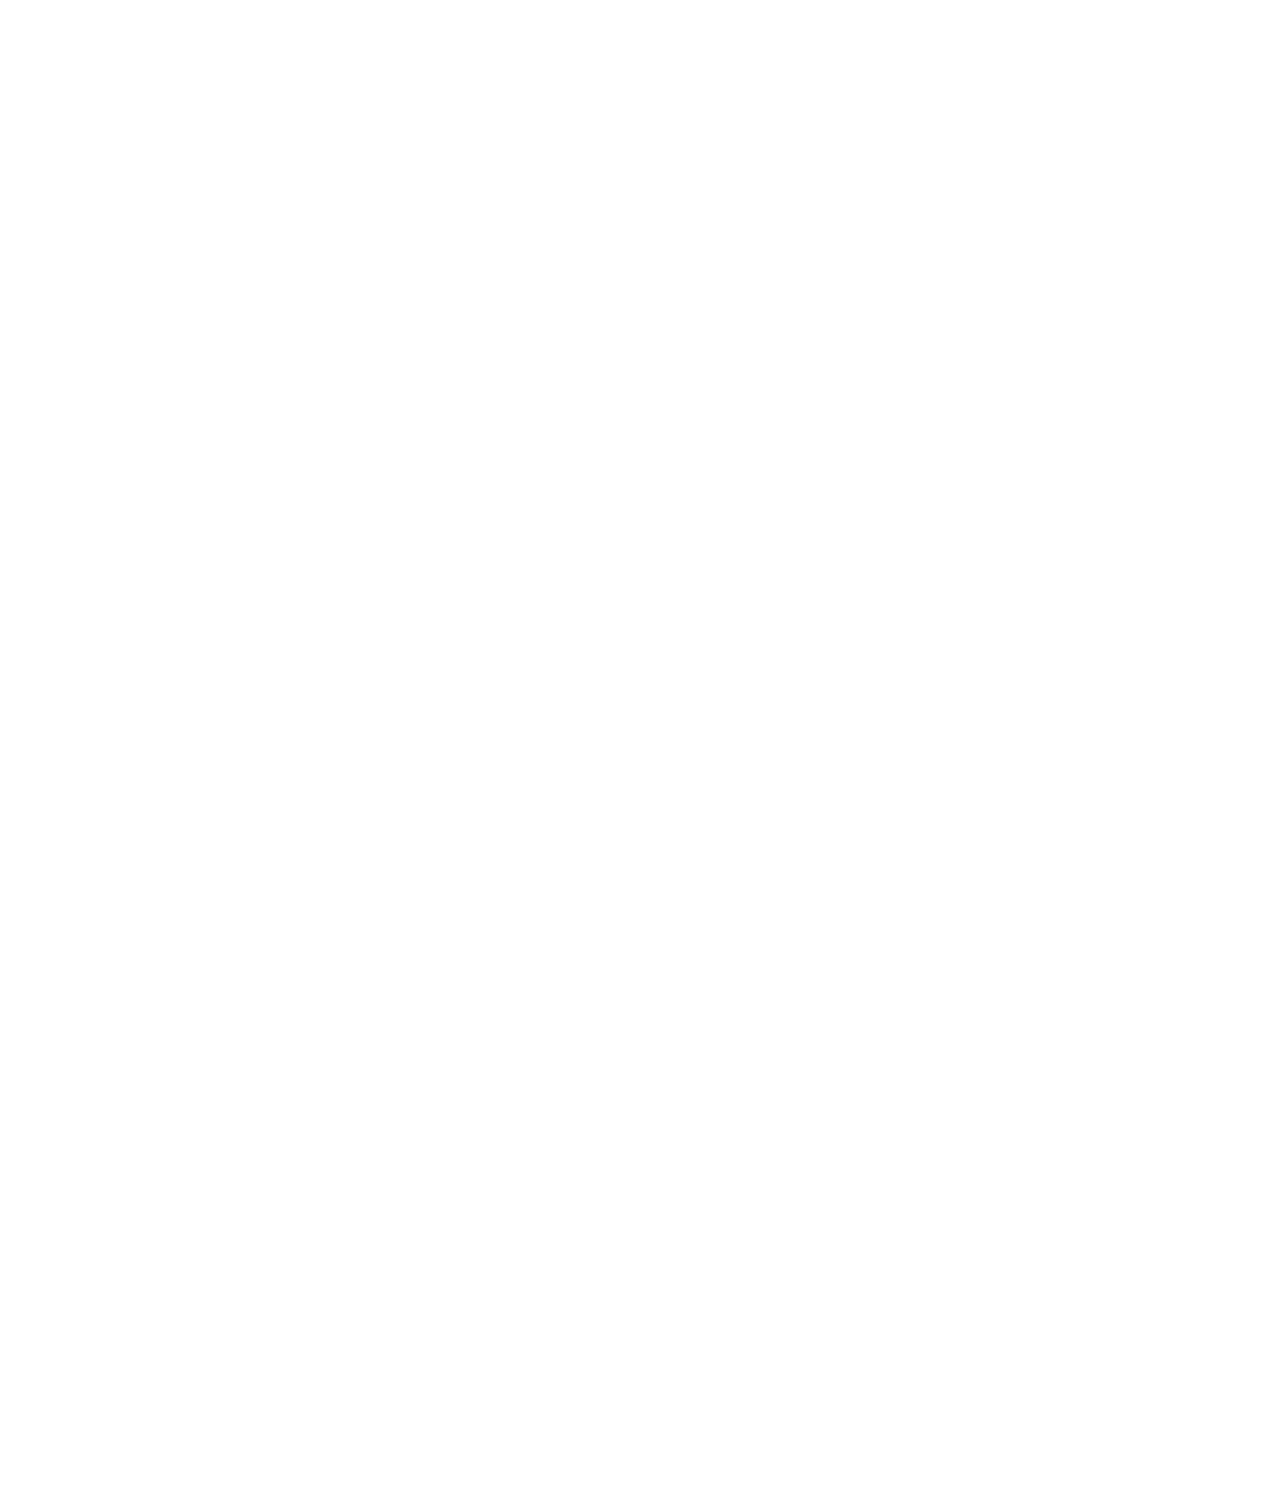
<file: RoomB.html>
<!DOCTYPE html>
<html>
    <head>
        <title>FILOOM</title>
        <meta charset="utf-8">
        <link rel="preconnect" href="https://fonts.googleapis.com">
        <link rel="preconnect" href="https://fonts.gstatic.com" crossorigin>
        <link href="https://fonts.googleapis.com/css2?family=Hind:wght@300;400&display=swap" rel="stylesheet">
        <link rel="stylesheet" type="text/css" href="RoomB.css">
    </head>

    <body>
        <div class="frame">
            <header>
                <nav class="nav-header">
                    <div class="nav-logo">
                        <a class="logo" href="index.html"><img src="image/logo.png"></a>
                    </div>
                    <ul class="top-nav1">
                        <a class="introduction" href="Introduction.html"><li>Introduction</li></a>
                    </ul>
                    <ul class="top-nav2">
                        <a class="guide" href="Guide.html"><li>Guide</li></a>
                    </ul>
                    <ul class="top-nav3">
                        <li><a class="room" href="RoomA.html">Room</li></a>
                    </ul>
                    <ul class="top-nav4">
                        <a class="reservation" href="Reservation.html"><li>Reservation</li></a>
                    </ul>
                    <ul class="top-nav5">
                        <a class="location" href="Location.html"><li>Location</li></a>
                    </ul>
                </nav>
            </header>

            <main>
                <ul class="main-nav1">
                    <li><a class="roomA" href="RoomA.html">Room A</li></a>
                </ul>
                <ul class="main-nav2">
                    <li>Room B</li>
                </ul>
                <div class="bar">
                    <img src="image/main bar.png">
                </div>
                <div class="plan">
                    <img src="image/roomBplan.png">
                </div>
                <div class="plan2">
                    <img src="image/n4.jpg">
                </div>
                <div class="plan3">
                    <img src="image/209.png">
                </div>
                <div class="feed1">
                    <img src="image/roomB1.jpg">
                </div>
                <div class="feed2">
                    <img src="image/roomB2.jpg">
                </div>
                <div class="feed3">
                    <img src="image/roomB3.jpg">
                </div>
                <div class="feed4">
                    <img src="image/roomB4.jpg">
                </div>
                <div class="feed5">
                    <img src="image/roomB5.jpg">
                </div>
                <div class="feed6">
                    <img src="image/roomB6.jpg">
                </div>
                <div class="feed7">
                    <img src="image/roomB7.jpg">
                </div>
        </div>
    </body>

    <footer>
        <div class="foot">
            <ul class="foot-nav">
                <li>대표자명 : 엄건호</li>
            </ul>
            <ul class="foot-nav2">
                <li>전화번호 : 010-7183-3248</li>
            </ul>
            <ul class="foot-nav3">
                <li>사업자등록번호 : 267-35-72195</li>
            </ul>
            <ul class="foot-nav4">
                <li>이용약관</li>
            </ul>
            <ul class="foot-nav5">
                <li>OPEN : 10AM ~ CLOSE : 7PM</li>
            </ul>
            <ul class="foot-nav6">
                <li>고객센터</li>
            </ul>
        </div>
    </footer>
</html>
</file>
<file: Main.css>
html {
    zoom: 75%;
    display: flex;
    justify-content: center;
    align-items: center;
}

body {
    margin: 0;
    padding: 0;
}

.frame {
    margin: 0 auto;
}

header {
    height: 505px;
    color: white;
    font-family: 'Hind', sans-serif;
}

.nav-header {
    position: relative;
    width: 1920px;
    height: 130px;
    overflow: hidden;
    background-color: white;
    box-shadow: 0px 30px 30px -22px darkgrey;
    z-index: 2;
}

.nav-logo {
    float: left;
    margin: 46px 250px 46px 110px;
}

ul {
    list-style: none;
    padding: 0;
}

li {
    display: inline;
}

.top-nav li {
    margin-right: 50px;
}

.top-nav1 {
    float: left;
    font-size: 26px;
    font-weight: 300;
    color: black;
    margin: 46px 0px 46px 40px;
}

.introduction {
    text-decoration: none;
    color: black;
}

.top-nav2 {
    float: left;
    font-size: 26px;
    font-weight: 300;
    color: black;
    margin: 46px 0px 46px 100px;
}

.guide {
    text-decoration: none;
    color: black;
}

.top-nav3 {
    float: left;
    font-size: 26px;
    font-weight: 300;
    color: black;
    margin: 46px 0px 46px 100px;
}

.room {
    text-decoration: none;
    color: black;
}

.top-nav4 {
    float: left;
    font-size: 26px;
    font-weight: 300;
    color: black;
    margin: 46px 0px 46px 100px;
}

.reservation {
    text-decoration: none;
    color: black;
}

.top-nav5 {
    float: left;
    font-size: 26px;
    font-weight: 300;
    color: black;
    margin: 46px 0px 46px 100px;
}

.location {
    text-decoration: none;
    color: black;
}

main {
    position: relative;
    width: 1920px;
    margin-top: -405px;
    z-index: 1;
}

.slider-container {
    width: 100%;
    margin: auto;
    overflow: hidden;
}

.slider {
    display: flex;
    animation: slide 12s infinite; /* 각 이미지는 5초 동안 화면에 남습니다 (5초 * 3 이미지 = 15초) */
}

img {
    width: 100%;
    height: auto;
}

@keyframes slide {
    0% {
        transform: translateX(0);
    }
    20% {
        transform: translateX(0);
    }
    33.33% {
        transform: translateX(-100%);
    }
    53.33% {
        transform: translateX(-100%);
    }
    66.66% {
        transform: translateX(-200%);
    }
    86.66% {
        transform: translateX(-200%);
    }
    100% {
        transform: translateX(-300%);
    }
}

.foot {
    width: 1920px;
    height: 125px;
    overflow: hidden;
    background-color: #e4e4e4;
}

.foot-nav {
    float: left;
    font-size: 15px;
    font-weight: 300;
    color: black;
    margin: 35px 0px 46px 380px;
}

.foot-nav2 {
    float: left;
    font-size: 15px;
    font-weight: 300;
    color: black;
    margin: 35px 0px 0px 350px;
}

.foot-nav3 {
    float: left;
    font-size: 15px;
    font-weight: 300;
    color: black;
    margin: 35px 0px 0px 350px;
}

.foot-nav4 {
    float: left;
    font-size: 15px;
    font-weight: 300;
    color: black;
    margin: 71px 0px 0px -1190px;
}

.foot-nav5 {
    float: left;
    font-size: 15px;
    font-weight: 300;
    color: black;
    margin: 71px 0px 0px -725px;
}

.foot-nav6 {
    float: left;
    font-size: 15px;
    font-weight: 300;
    color: black;
    margin: 71px 0px 0px -207px;
}
</file>
<file: Introduction.css>
html {
    zoom: 75%;
    display: flex;
    justify-content: center;
    align-items: center;
}

body {
    margin: 0;
    padding: 0;
}

.frame {
    margin: 0 auto;
}

header {
    height: 505px;
    color: white;
    font-family: 'Hind', sans-serif;
}

.nav-header {
    position: relative;
    width: 1920px;
    height: 130px;
    overflow: hidden;
    background-color: white;
    box-shadow: 0px 30px 30px -22px darkgrey;
    z-index: 2;
}

.nav-logo {
    float: left;
    margin: 46px 250px 46px 110px;
}

ul {
    list-style: none;
    padding: 0;
}

li {
    display: inline;
}

.top-nav li {
    margin-right: 50px;
}

.top-nav1 {
    float: left;
    font-size: 26px;
    font-weight: 300;
    color: #0C84C6;
    margin: 46px 0px 46px 40px;
}

.top-nav2 {
    float: left;
    font-size: 26px;
    font-weight: 300;
    color: black;
    margin: 46px 0px 46px 100px;
}

.guide {
    text-decoration: none;
    color: black;
}

.top-nav3 {
    float: left;
    font-size: 26px;
    font-weight: 300;
    color: black;
    margin: 46px 0px 46px 100px;
}

.room {
    text-decoration: none;
    color: black;
}

.top-nav4 {
    float: left;
    font-size: 26px;
    font-weight: 300;
    color: black;
    margin: 46px 0px 46px 100px;
}

.reservation {
    text-decoration: none;
    color: black;
}

.top-nav5 {
    float: left;
    font-size: 26px;
    font-weight: 300;
    color: black;
    margin: 46px 0px 46px 100px;
}

.location {
    text-decoration: none;
    color: black;
}

main {
    position: relative;
    width: 1920px;
    margin-top: -405px;
    z-index: 1;
}

.main-nav1 {
    float: left;
    font-size: 50px;
    font-weight: 300;
    color: black;
    margin: 200px 0px 0px 910px;
}

.main-nav2 {
    float: left;
    font-size: 30px;
    font-weight: 300;
    color: white;
    margin: 455px 0px 0px 710px;
}

.main-nav3 {
    float: left;
    font-size: 30px;
    font-weight: 300;
    color: white;
    margin: 515px 0px 0px -505px;
}

.main-nav4 {
    float: left;
    font-size: 30px;
    font-weight: 300;
    color: white;
    margin: 80px 0px 0px 630px;
}

.feed1 {
    float: left;
    margin: -210px 0px 0px 565px;
}

.feed2 {
    float: left;
    margin: 30px 0px 0px 565px;
}

.main-img {
    float: left;
    margin: 370px 0px 0px 0px;
    overflow: hidden;
    position: absolute;
    z-index: -1;
}

.foot {
    width: 1920px;
    height: 125px;
    overflow: hidden;
    background-color: #e4e4e4;
    position: absolute;
    margin-top: 1600px;
}

.foot-nav {
    float: left;
    font-size: 15px;
    font-weight: 300;
    color: black;
    margin: 35px 0px 46px 380px;
}

.foot-nav2 {
    float: left;
    font-size: 15px;
    font-weight: 300;
    color: black;
    margin: 35px 0px 0px 350px;
}

.foot-nav3 {
    float: left;
    font-size: 15px;
    font-weight: 300;
    color: black;
    margin: 35px 0px 0px 350px;
}

.foot-nav4 {
    float: left;
    font-size: 15px;
    font-weight: 300;
    color: black;
    margin: 71px 0px 0px -1190px;
}

.foot-nav5 {
    float: left;
    font-size: 15px;
    font-weight: 300;
    color: black;
    margin: 71px 0px 0px -725px;
}

.foot-nav6 {
    float: left;
    font-size: 15px;
    font-weight: 300;
    color: black;
    margin: 71px 0px 0px -207px;
}
</file>
<file: Location.css>
html {
    zoom: 75%;
    display: flex;
    justify-content: center;
    align-items: center;
}

body {

    margin: 0;
    padding: 0;
}

.frame {
    margin: 0 auto;
}

header {
    height: 505px;
    color: white;
    font-family: 'Hind', sans-serif;
}

.nav-header {
    position: relative;
    width: 1920px;
    height: 130px;
    overflow: hidden;
    background-color: white;
    box-shadow: 0px 30px 30px -22px darkgrey;
    z-index: 2;
}

.nav-logo {
    float: left;
    margin: 46px 250px 46px 110px;
}

ul {
    list-style: none;
    padding: 0;
}

li {
    display: inline;
}

.top-nav li {
    margin-right: 50px;
}

.top-nav1 {
    float: left;
    font-size: 26px;
    font-weight: 300;
    color: black;
    margin: 46px 0px 46px 40px;
}

.introduction {
    text-decoration: none;
    color: black;
}

.top-nav2 {
    float: left;
    font-size: 26px;
    font-weight: 300;
    color: black;
    margin: 46px 0px 46px 100px;
}

.guide {
    text-decoration: none;
    color: black;
}

.top-nav3 {
    float: left;
    font-size: 26px;
    font-weight: 300;
    color: black;
    margin: 46px 0px 46px 100px;
}

.room {
    text-decoration: none;
    color: black;
}

.top-nav4 {
    float: left;
    font-size: 26px;
    font-weight: 300;
    color: black;
    margin: 46px 0px 46px 100px;
}

.reservation {
    text-decoration: none;
    color: black;
}

.top-nav5 {
    float: left;
    font-size: 26px;
    font-weight: 300;
    color: #0C84C6;
    margin: 46px 0px 46px 100px;
}

main {
    position: relative;
    width: 1920px;
    margin-top: -405px;
    z-index: 1;
}

.main-nav1 {
    float: left;
    font-size: 50px;
    font-weight: 300;
    color: black;
    margin: 200px 0px 0px 915px;
}

.main-img1 {
    float: left;
    margin: 380px 0px 0px -823px;
}

.main-img2 {
    float: left;
    margin: 380px 0px 0px -10px;
}

.main-nav2 {
    float: left;
    font-size: 22px;
    font-weight: 300;
    color: black;
    margin: 60px 0px 0px 740px;
}

.main-nav3 {
    float: left;
    font-size: 22px;
    font-weight: 300;
    color: black;
    margin: 10px 0px 0px 740px;
}

.main-nav4 {
    float: left;
    font-size: 22px;
    font-weight: 300;
    color: black;
    margin: 10px 0px 200px 740px;
}

.foot {
    width: 1920px;
    height: 125px;
    overflow: hidden;
    background-color: #e4e4e4;
}

.foot-nav {
    float: left;
    font-size: 15px;
    font-weight: 300;
    color: black;
    margin: 35px 0px 46px 380px;
}

.foot-nav2 {
    float: left;
    font-size: 15px;
    font-weight: 300;
    color: black;
    margin: 35px 0px 0px 350px;
}

.foot-nav3 {
    float: left;
    font-size: 15px;
    font-weight: 300;
    color: black;
    margin: 35px 0px 0px 350px;
}

.foot-nav4 {
    float: left;
    font-size: 15px;
    font-weight: 300;
    color: black;
    margin: 71px 0px 0px -1190px;
}

.foot-nav5 {
    float: left;
    font-size: 15px;
    font-weight: 300;
    color: black;
    margin: 71px 0px 0px -725px;
}

.foot-nav6 {
    float: left;
    font-size: 15px;
    font-weight: 300;
    color: black;
    margin: 71px 0px 0px -207px;
}
</file>
<file: Reservation.css>
html {
    zoom: 75%;
    display: flex;
    justify-content: center;
    align-items: center;
}

body {
    margin: 0;
    padding: 0;
}

.frame {
    margin: 0 auto;
}

header {
    height: 505px;
    color: white;
    font-family: 'Hind', sans-serif;
}

.nav-header {
    position: relative;
    width: 1920px;
    height: 130px;
    overflow: hidden;
    background-color: white;
    box-shadow: 0px 30px 30px -22px darkgrey;
    z-index: 2;
}

.nav-logo {
    float: left;
    margin: 46px 250px 46px 110px;
}

ul {
    list-style: none;
    padding: 0;
}

li {
    display: inline;
}

.top-nav li {
    margin-right: 50px;
}

.top-nav1 {
    float: left;
    font-size: 26px;
    font-weight: 300;
    color: black;
    margin: 46px 0px 46px 40px;
}

.introduction {
    text-decoration: none;
    color: black;
}

.top-nav2 {
    float: left;
    font-size: 26px;
    font-weight: 300;
    color: black;
    margin: 46px 0px 46px 100px;
}

.guide {
    text-decoration: none;
    color: black;
}

.top-nav3 {
    float: left;
    font-size: 26px;
    font-weight: 300;
    color: black;
    margin: 46px 0px 46px 100px;
}

.room {
    text-decoration: none;
    color: black;
}

.top-nav4 {
    float: left;
    font-size: 26px;
    font-weight: 300;
    color: #0C84C6;
    margin: 46px 0px 46px 100px;
}

.top-nav5 {
    float: left;
    font-size: 26px;
    font-weight: 300;
    color: black;
    margin: 46px 0px 46px 100px;
}

.location {
    text-decoration: none;
    color: black;
}

main {
    position: relative;
    width: 1920px;
    margin-top: -405px;
    z-index: 1;
}

.main-nav1 {
    float: left;
    font-size: 50px;
    font-weight: 300;
    color: black;
    margin: 200px 0px 0px 915px;
}

.container {
    float: left;
    margin: 100px 50px 200px 250px;
}

.reservation-container {
    width: 600px;
    height: 460px;
    padding: 30px;
    border: 1px solid #ccc;
    border-radius: 8px;
    box-shadow: 0 0 10px rgba(0, 0, 0, 0.1);
    margin-right: 100px;
    font-size: 24px;
}

label {
    display: block;
    margin-bottom: 8px;
}

input {
    width: 100%;
    padding: 8px;
    font-size: 20px;
    margin-bottom: 16px;
    box-sizing: border-box;
}

button {
    background-color: #5381A7;
    color: white;
    padding: 10px;
    border: none;
    border-radius: 4px;
    cursor: pointer;
    margin-top: 15px;
}

button:hover {
    background-color: #3C678B;
}

.foot {
    width: 1920px;
    height: 125px;
    overflow: hidden;
    background-color: #e4e4e4;
}

.foot-nav {
    float: left;
    font-size: 15px;
    font-weight: 300;
    color: black;
    margin: 35px 0px 46px 380px;
}

.foot-nav2 {
    float: left;
    font-size: 15px;
    font-weight: 300;
    color: black;
    margin: 35px 0px 0px 350px;
}

.foot-nav3 {
    float: left;
    font-size: 15px;
    font-weight: 300;
    color: black;
    margin: 35px 0px 0px 350px;
}

.foot-nav4 {
    float: left;
    font-size: 15px;
    font-weight: 300;
    color: black;
    margin: 71px 0px 0px -1190px;
}

.foot-nav5 {
    float: left;
    font-size: 15px;
    font-weight: 300;
    color: black;
    margin: 71px 0px 0px -725px;
}

.foot-nav6 {
    float: left;
    font-size: 15px;
    font-weight: 300;
    color: black;
    margin: 71px 0px 0px -207px;
}
</file>
<file: RoomA.css>
html {
    zoom: 75%;
    display: flex;
    justify-content: center;
    align-items: center;
}

body {
    margin: 0;
    padding: 0;
}

.frame {
    margin: 0 auto;
}

header {
    height: 505px;
    color: white;
    font-family: 'Hind', sans-serif;
}

.nav-header {
    position: relative;
    width: 1920px;
    height: 130px;
    overflow: hidden;
    background-color: white;
    box-shadow: 0px 30px 30px -22px darkgrey;
    z-index: 2;
}

.nav-logo {
    float: left;
    margin: 46px 250px 46px 110px;
}

.logo {
    text-decoration: none;
}

ul {
    list-style: none;
    padding: 0;
}

li {
    display: inline;
}

.top-nav li {
    margin-right: 50px;
}

.top-nav1 {
    float: left;
    font-size: 26px;
    font-weight: 300;
    color: black;
    margin: 46px 0px 46px 40px;
}

.introduction {
    text-decoration: none;
    color: black;
}

.top-nav2 {
    float: left;
    font-size: 26px;
    font-weight: 300;
    color: black;
    margin: 46px 0px 46px 100px;
}

.guide {
    text-decoration: none;
    color: black;
}

.top-nav3 {
    float: left;
    font-size: 26px;
    font-weight: 300;
    color: #0C84C6;
    margin: 46px 0px 46px 100px;
}

.top-nav4 {
    float: left;
    font-size: 26px;
    font-weight: 300;
    color: black;
    margin: 46px 0px 46px 100px;
}

.reservation {
    text-decoration: none;
    color: black;
}

.top-nav5 {
    float: left;
    font-size: 26px;
    font-weight: 300;
    color: black;
    margin: 46px 0px 46px 100px;
}

.location {
    text-decoration: none;
    color: black;
}

main {
    width: 1920px;
}

.main-nav1 {
    float: left;
    font-size: 30px;
    font-weight: 300;
    color: #0C84C6;
    margin: -230px 0px 0px 690px;
}

.main-nav2 {
    float: left;
    font-size: 30px;
    font-weight: 300;
    color: black;
    margin: -230px 0px 0px 1120px;
}

.roomB {
    text-decoration: none;
    color: black;
}

.bar {
    float: left;
    margin: -240px 950px 0px 950px;
}

.plan {
    float: left;
    margin: -100px 0px 0px 380px;
}

.plan2 {
    float: left;
    margin: 100px 0px 0px -10px;
}

.plan3 {
    float: left;
    margin: 510px 0px 0px -190px;
}

.feed1 {
    float: left;
    margin: 534px 500px 0px 306px;
}

.feed2 {
    float: left;
    margin: 239px 0px 0px -480px;
}

.feed3 {
    float: left;
    margin: 150px 100px 0px 306px;
}

.feed4 {
    float: left;
    margin: 330px 0px 0px -80px;
}

.feed5 {
    float: left;
    margin: 150px 306px 0px 306px;
}

.feed6 {
    float: left;
    margin: 400px 100px 0px 306px;
}

.feed7 {
    float: left;
    margin: 150px 0px 0px -80px;
}

.feed8 {
    float: left;
    margin: 150px 300px 0px 306px;
}

.feed9 {
    float: left;
    margin: 400px 0px 330px -280px;
}

.foot {
    width: 1920px;
    height: 125px;
    overflow: hidden;
    background-color: #e4e4e4;
}

.foot-nav {
    float: left;
    font-size: 15px;
    font-weight: 300;
    color: black;
    margin: 35px 0px 46px 380px;
}

.foot-nav2 {
    float: left;
    font-size: 15px;
    font-weight: 300;
    color: black;
    margin: 35px 0px 0px 350px;
}

.foot-nav3 {
    float: left;
    font-size: 15px;
    font-weight: 300;
    color: black;
    margin: 35px 0px 0px 350px;
}

.foot-nav4 {
    float: left;
    font-size: 15px;
    font-weight: 300;
    color: black;
    margin: 71px 0px 0px -1190px;
}

.foot-nav5 {
    float: left;
    font-size: 15px;
    font-weight: 300;
    color: black;
    margin: 71px 0px 0px -725px;
}

.foot-nav6 {
    float: left;
    font-size: 15px;
    font-weight: 300;
    color: black;
    margin: 71px 0px 0px -207px;
}
</file>
<file: RoomB.css>
html {
    zoom: 75%;
    display: flex;
    justify-content: center;
    align-items: center;
}

body {

    margin: 0;
    padding: 0;
}

.frame {
    margin: 0 auto;
}

header {
    height: 505px;
    color: white;
    font-family: 'Hind', sans-serif;
}

.nav-header {
    position: relative;
    width: 1920px;
    height: 130px;
    overflow: hidden;
    background-color: white;
    box-shadow: 0px 30px 30px -22px darkgrey;
    z-index: 2;
}

.nav-logo {
    float: left;
    margin: 46px 250px 46px 110px;
}

.logo {
    text-decoration: none;
}

ul {
    list-style: none;
    padding: 0;
}

li {
    display: inline;
}

.top-nav li {
    margin-right: 50px;
}

.top-nav1 {
    float: left;
    font-size: 26px;
    font-weight: 300;
    color: black;
    margin: 46px 0px 46px 40px;
}

.introduction {
    text-decoration: none;
    color: black;
}

.top-nav2 {
    float: left;
    font-size: 26px;
    font-weight: 300;
    color: black;
    margin: 46px 0px 46px 100px;
}

.guide {
    text-decoration: none;
    color: black;
}

.top-nav3 {
    float: left;
    font-size: 26px;
    font-weight: 300;
    color: #0C84C6;
    margin: 46px 0px 46px 100px;
}

.room {
    text-decoration: none;
    color: #0C84C6;
}

.top-nav4 {
    float: left;
    font-size: 26px;
    font-weight: 300;
    color: black;
    margin: 46px 0px 46px 100px;
}

.reservation {
    text-decoration: none;
    color: black;
}

.top-nav5 {
    float: left;
    font-size: 26px;
    font-weight: 300;
    color: black;
    margin: 46px 0px 46px 100px;
}

.location {
    text-decoration: none;
    color: black;
}

main {
    width: 1920px;
}

.main-nav1 {
    float: left;
    font-size: 30px;
    font-weight: 300;
    color: black;
    margin: -230px 0px 0px 690px;
}

.roomA {
    text-decoration: none;
    color: black;
}

.main-nav2 {
    float: left;
    font-size: 30px;
    font-weight: 300;
    color: #0C84C6;
    margin: -230px 0px 0px 1120px;
}

.bar {
    float: left;
    margin: -240px 950px 0px 950px;
}

.plan {
    float: left;
    margin: -100px 0px 0px 352px;
}

.plan2 {
    float: left;
    margin: 100px 0px 0px 55px;
}

.plan3 {
    float: left;
    margin: 510px 0px 0px -190px;
}

.feed1 {
    float: left;
    margin: 170px 100px 0px 306px;
}

.feed2 {
    float: left;
    margin: 600px 0px 0px -80px;
}

.feed3 {
    float: left;
    margin: 550px 100px 0px 306px;
}

.feed4 {
    float: left;
    margin: 150px 0px 0px -80px;
}

.feed5 {
    float: left;
    margin: 150px 306px 0px 306px;
}

.feed6 {
    float: left;
    margin: 150px 100px 0px 306px;
}

.feed7 {
    float: left;
    margin: 550px 0px 330px -80px;
}

.foot {
    width: 1920px;
    height: 125px;
    overflow: hidden;
    background-color: #e4e4e4;
}

.foot-nav {
    float: left;
    font-size: 15px;
    font-weight: 300;
    color: black;
    margin: 35px 0px 46px 380px;
}

.foot-nav2 {
    float: left;
    font-size: 15px;
    font-weight: 300;
    color: black;
    margin: 35px 0px 0px 350px;
}

.foot-nav3 {
    float: left;
    font-size: 15px;
    font-weight: 300;
    color: black;
    margin: 35px 0px 0px 350px;
}

.foot-nav4 {
    float: left;
    font-size: 15px;
    font-weight: 300;
    color: black;
    margin: 71px 0px 0px -1190px;
}

.foot-nav5 {
    float: left;
    font-size: 15px;
    font-weight: 300;
    color: black;
    margin: 71px 0px 0px -725px;
}

.foot-nav6 {
    float: left;
    font-size: 15px;
    font-weight: 300;
    color: black;
    margin: 71px 0px 0px -207px;
}
</file>
